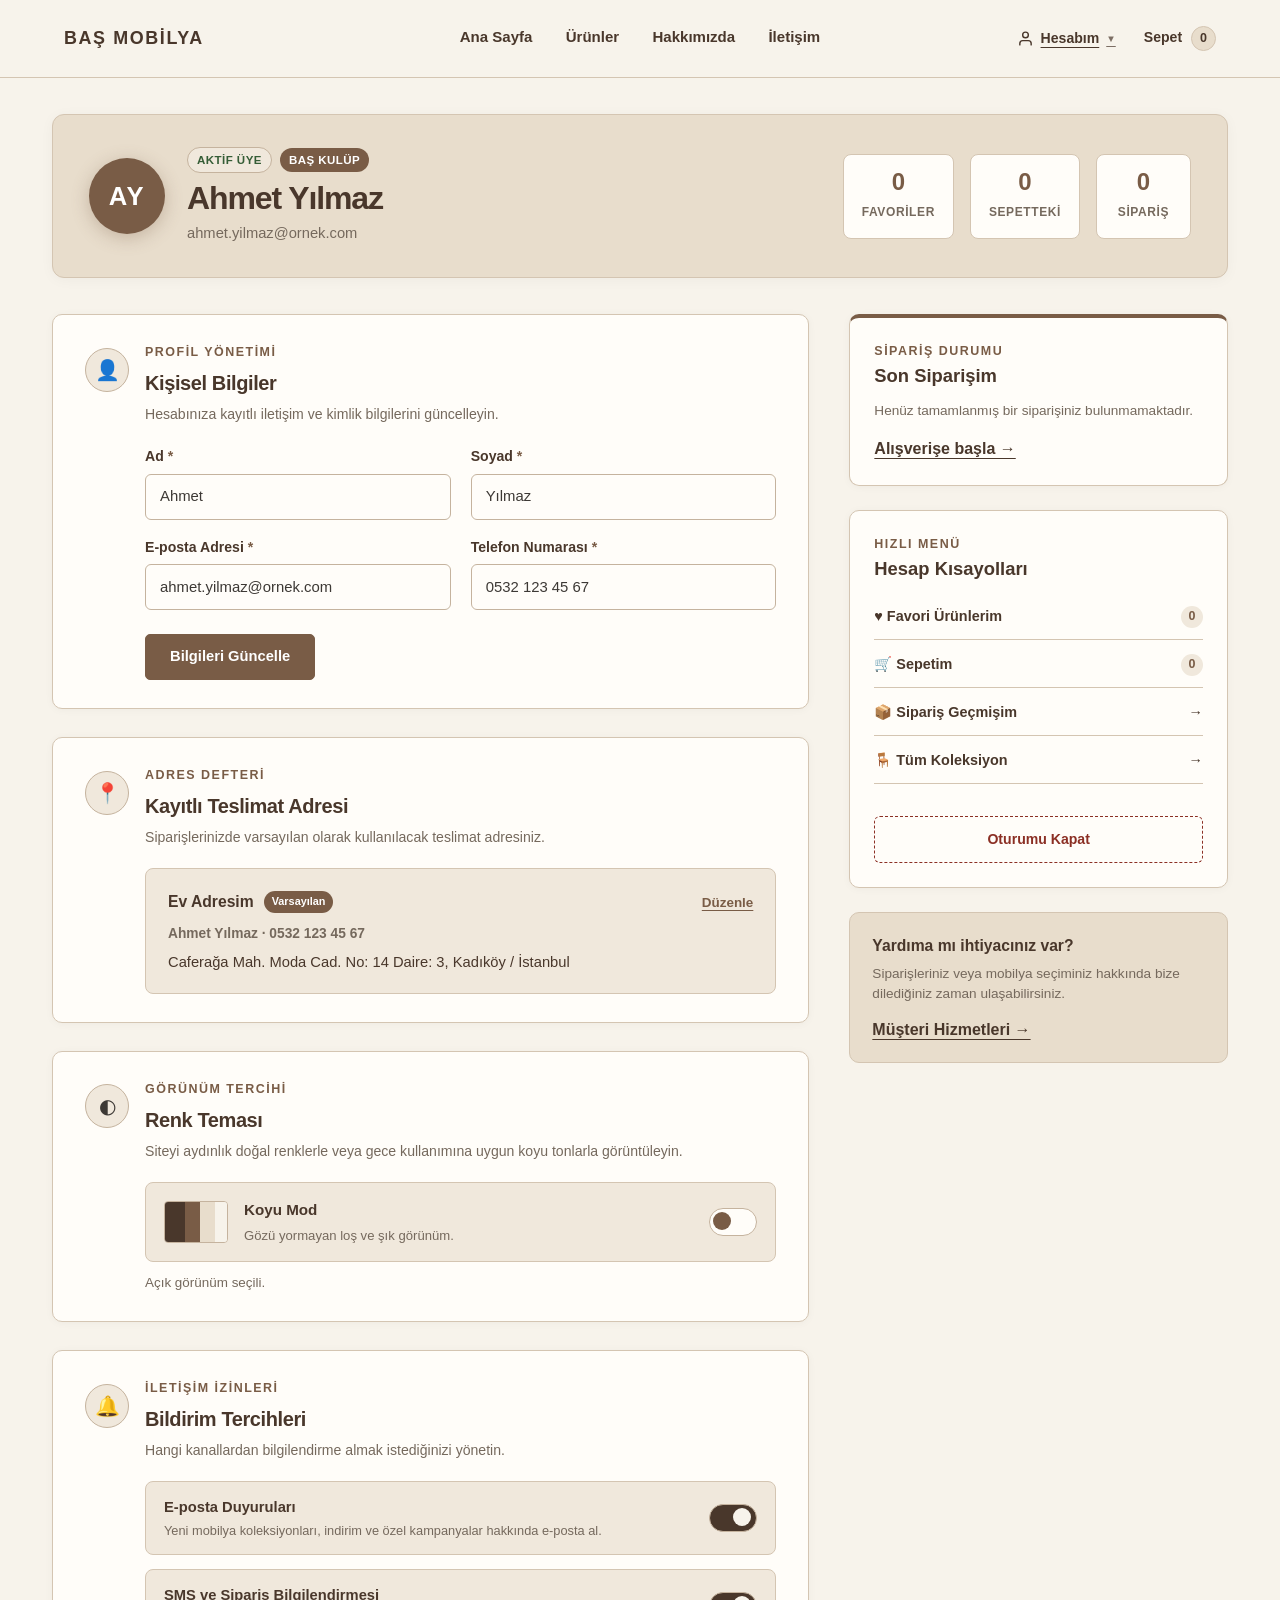
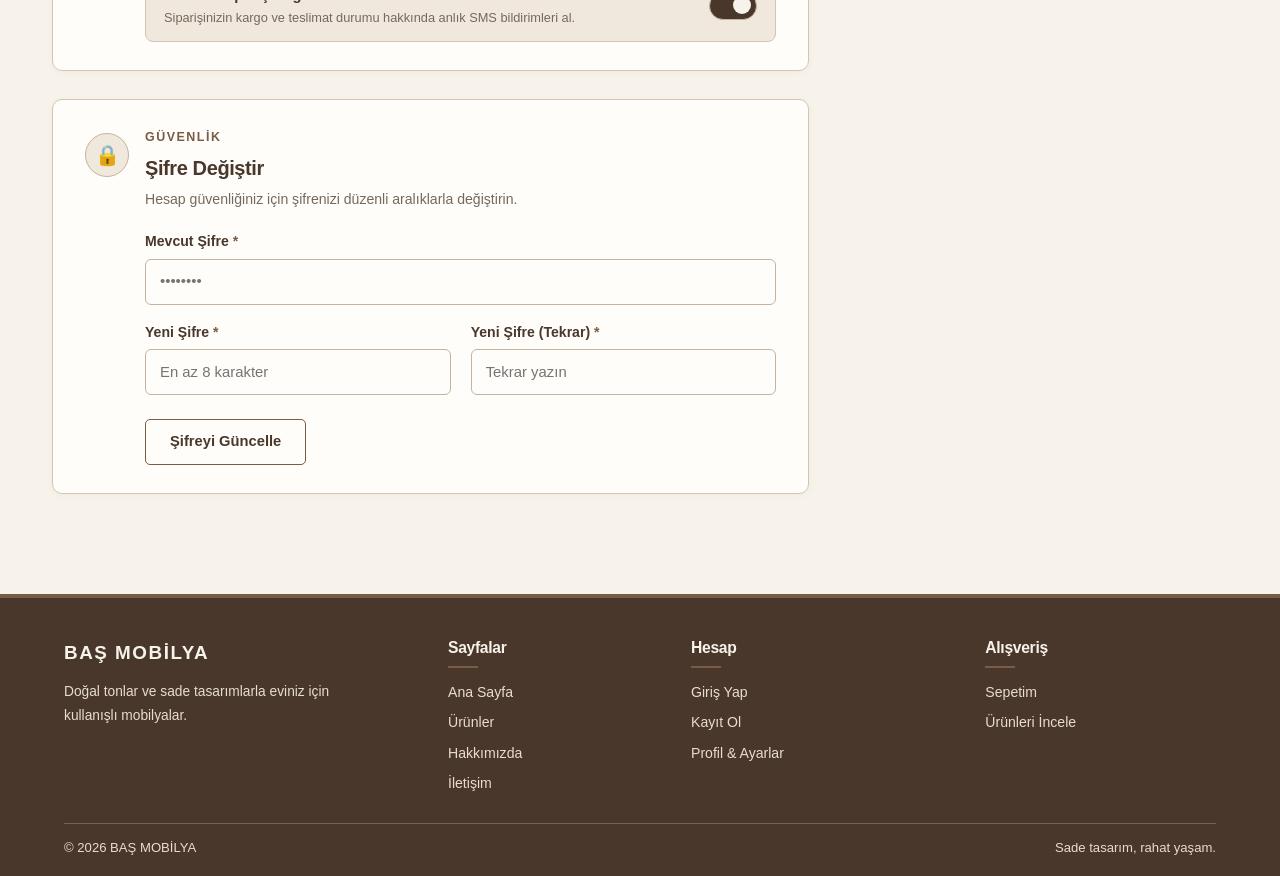
<file: ayarlar.html>
<!DOCTYPE html>
<html lang="tr">
<head>
  <meta charset="UTF-8">
  <meta name="viewport" content="width=device-width, initial-scale=1.0">
  <meta name="description" content="BAŞ MOBİLYA kullanıcı profili, teslimat adresleri ve hesap ayarları.">
  <title>Hesabım ve Ayarlar | BAŞ MOBİLYA</title>
  <link rel="icon" type="image/svg+xml" href="favicon.svg">
  <link rel="stylesheet" href="css/ortak.css">
  <link rel="stylesheet" href="css/ayarlar.css">
  <script src="js/script.js" defer></script>
</head>
<body>
  <header class="site-header">
    <a class="logo" href="index.html">BAŞ MOBİLYA</a>
    <nav class="main-nav" aria-label="Ana menü">
      <a href="index.html">Ana Sayfa</a>
      <a href="urunler.html">Ürünler</a>
      <a href="hakkimizda.html">Hakkımızda</a>
      <a href="iletisim.html">İletişim</a>
    </nav>
    <div class="header-tools">
      <div class="user-menu">
        <a class="user-menu-btn" href="ayarlar.html" aria-current="page" aria-label="Hesap Menüsü">
          <svg class="user-icon" viewBox="0 0 24 24" fill="none" stroke="currentColor" stroke-width="2" stroke-linecap="round" stroke-linejoin="round" aria-hidden="true"><path d="M20 21v-2a4 4 0 0 0-4-4H8a4 4 0 0 0-4 4v2"></path><circle cx="12" cy="7" r="4"></circle></svg>
          <span>Hesabım</span>
          <span class="user-menu-arrow" aria-hidden="true">▼</span>
        </a>
        <div class="user-dropdown">
          <a href="giris.html">Giriş Yap</a>
          <a href="kayit.html">Kayıt Ol</a>
          <div class="user-dropdown-divider" aria-hidden="true"></div>
          <a href="ayarlar.html" aria-current="page">Profil &amp; Ayarlar</a>
          <a href="urunler.html?kategori=favorites">Favorilerim</a>
          <a href="siparis.html">Sipariş Takibi</a>
        </div>
      </div>
      <a class="cart-link" href="sepet.html">Sepet <span class="cart-count" data-cart-count>0</span></a>
    </div>
  </header>

  <main class="page-content profile-page">
    <!-- Profil Üst Kartı (Hero Header) -->
    <section class="profile-header-card">
      <div class="profile-avatar-wrap">
        <div class="profile-avatar" id="profile-avatar">AY</div>
        <div class="profile-user-info">
          <div class="profile-badges">
            <span class="user-badge status-active">Aktif Üye</span>
            <span class="user-badge plan-standard">BAŞ Kulüp</span>
          </div>
          <h1 id="profile-display-name">Ahmet Yılmaz</h1>
          <p class="profile-email-lead" id="profile-display-email">ahmet.yilmaz@ornek.com</p>
        </div>
      </div>
      <div class="profile-stats">
        <div class="stat-box">
          <span class="stat-number" data-favorites-count>0</span>
          <span class="stat-label">Favoriler</span>
        </div>
        <div class="stat-box">
          <span class="stat-number" data-cart-count>0</span>
          <span class="stat-label">Sepetteki</span>
        </div>
        <div class="stat-box">
          <span class="stat-number" id="profile-orders-count">1</span>
          <span class="stat-label">Sipariş</span>
        </div>
      </div>
    </section>

    <!-- Ana 2 Sütunlu Yerleşim -->
    <div class="profile-layout">
      <!-- SOL: Ayar Formları ve Tercihler -->
      <div class="profile-main-content">
        
        <!-- 1. KİŞİSEL BİLGİLER -->
        <article class="setting-block" id="personal-info">
          <div class="setting-block-header">
            <div class="setting-icon-box" aria-hidden="true">👤</div>
            <div>
              <p class="eyebrow">Profil Yönetimi</p>
              <h2>Kişisel Bilgiler</h2>
            </div>
          </div>
          <p class="setting-desc">Hesabınıza kayıtlı iletişim ve kimlik bilgilerini güncelleyin.</p>

          <form class="setting-form" id="profile-info-form">
            <div class="form-row-2">
              <div class="field-group">
                <label for="prof-name">Ad <span>*</span></label>
                <input id="prof-name" name="profName" type="text" value="Ahmet" required>
              </div>
              <div class="field-group">
                <label for="prof-surname">Soyad <span>*</span></label>
                <input id="prof-surname" name="profSurname" type="text" value="Yılmaz" required>
              </div>
            </div>

            <div class="form-row-2">
              <div class="field-group">
                <label for="prof-email">E-posta Adresi <span>*</span></label>
                <input id="prof-email" name="profEmail" type="email" value="ahmet.yilmaz@ornek.com" required>
              </div>
              <div class="field-group">
                <label for="prof-phone">Telefon Numarası <span>*</span></label>
                <input id="prof-phone" name="profPhone" type="tel" value="0532 123 45 67" required>
              </div>
            </div>

            <div class="setting-actions">
              <button class="button" type="submit">Bilgileri Güncelle</button>
            </div>
          </form>
        </article>

        <!-- 2. KAYITLI TESLİMAT ADRESİ -->
        <article class="setting-block" id="addresses">
          <div class="setting-block-header">
            <div class="setting-icon-box" aria-hidden="true">📍</div>
            <div>
              <p class="eyebrow">Adres Defteri</p>
              <h2>Kayıtlı Teslimat Adresi</h2>
            </div>
          </div>
          <p class="setting-desc">Siparişlerinizde varsayılan olarak kullanılacak teslimat adresiniz.</p>

          <div class="address-card">
            <div class="address-card-header">
              <strong>Ev Adresim <span class="default-tag">Varsayılan</span></strong>
              <div class="address-btns">
                <button type="button" class="btn-text-small" id="btn-edit-address">Düzenle</button>
              </div>
            </div>
            <p class="address-person">Ahmet Yılmaz · 0532 123 45 67</p>
            <p class="address-text" id="address-display-text">Caferağa Mah. Moda Cad. No: 14 Daire: 3, Kadıköy / İstanbul</p>
          </div>
        </article>

        <!-- 3. GÖRÜNÜM VE RENK TEMASI (Mevcut Çalışan Kod Korundu) -->
        <article class="setting-block appearance-card" id="theme-settings">
          <div class="setting-block-header">
            <div class="setting-icon-box" aria-hidden="true">◐</div>
            <div>
              <p class="eyebrow">Görünüm Tercihi</p>
              <h2>Renk Teması</h2>
            </div>
          </div>
          <p class="setting-desc">Siteyi aydınlık doğal renklerle veya gece kullanımına uygun koyu tonlarla görüntüleyin.</p>
          
          <div class="theme-choice">
            <div class="theme-preview" aria-hidden="true">
              <span></span><span></span><span></span><span></span>
            </div>
            <div class="theme-choice-copy">
              <strong>Koyu Mod</strong>
              <small>Gözü yormayan loş ve şık görünüm.</small>
            </div>
            <label class="theme-switch" for="theme-toggle">
              <span class="visually-hidden">Koyu modu aç veya kapat</span>
              <input id="theme-toggle" type="checkbox" data-theme-toggle aria-describedby="theme-status">
              <span class="switch-track" aria-hidden="true"></span>
            </label>
          </div>
          <p class="theme-status" id="theme-status" data-theme-status aria-live="polite">Açık görünüm seçili.</p>
        </article>

        <!-- 4. BİLDİRİM VE İLETİŞİM TERCİHLERİ -->
        <article class="setting-block" id="notifications">
          <div class="setting-block-header">
            <div class="setting-icon-box" aria-hidden="true">🔔</div>
            <div>
              <p class="eyebrow">İletişim İzinleri</p>
              <h2>Bildirim Tercihleri</h2>
            </div>
          </div>
          <p class="setting-desc">Hangi kanallardan bilgilendirme almak istediğinizi yönetin.</p>

          <div class="notification-options">
            <div class="toggle-row">
              <div class="toggle-copy">
                <strong>E-posta Duyuruları</strong>
                <small>Yeni mobilya koleksiyonları, indirim ve özel kampanyalar hakkında e-posta al.</small>
              </div>
              <label class="theme-switch">
                <input type="checkbox" checked id="pref-email-notify">
                <span class="switch-track" aria-hidden="true"></span>
              </label>
            </div>

            <div class="toggle-row">
              <div class="toggle-copy">
                <strong>SMS ve Sipariş Bilgilendirmesi</strong>
                <small>Siparişinizin kargo ve teslimat durumu hakkında anlık SMS bildirimleri al.</small>
              </div>
              <label class="theme-switch">
                <input type="checkbox" checked id="pref-sms-notify">
                <span class="switch-track" aria-hidden="true"></span>
              </label>
            </div>
          </div>
        </article>

        <!-- 5. ŞİFRE VE HESAP GÜVENLİĞİ -->
        <article class="setting-block" id="security">
          <div class="setting-block-header">
            <div class="setting-icon-box" aria-hidden="true">🔒</div>
            <div>
              <p class="eyebrow">Güvenlik</p>
              <h2>Şifre Değiştir</h2>
            </div>
          </div>
          <p class="setting-desc">Hesap güvenliğiniz için şifrenizi düzenli aralıklarla değiştirin.</p>

          <form class="setting-form" id="password-change-form">
            <div class="field-group">
              <label for="old-pass">Mevcut Şifre <span>*</span></label>
              <input id="old-pass" name="oldPassword" type="password" placeholder="••••••••" required>
            </div>
            <div class="form-row-2">
              <div class="field-group">
                <label for="new-pass">Yeni Şifre <span>*</span></label>
                <input id="new-pass" name="newPassword" type="password" placeholder="En az 8 karakter" required>
              </div>
              <div class="field-group">
                <label for="new-pass-again">Yeni Şifre (Tekrar) <span>*</span></label>
                <input id="new-pass-again" name="newPasswordAgain" type="password" placeholder="Tekrar yazın" required>
              </div>
            </div>
            <div class="setting-actions">
              <button class="button button-light" type="submit">Şifreyi Güncelle</button>
            </div>
          </form>
        </article>

      </div>

      <!-- SAĞ: Hızlı Kısayollar ve Özet Paneli -->
      <aside class="profile-sidebar">
        <!-- Son Sipariş Kartı -->
        <div class="sidebar-card last-order-card">
          <div class="sidebar-card-header">
            <p class="eyebrow">Sipariş Durumu</p>
            <h3>Son Siparişim</h3>
          </div>
          <div id="sidebar-order-content">
            <div class="order-mini-status">
              <span class="status-indicator"></span>
              <strong>Siparişiniz Alındı</strong>
            </div>
            <p class="order-mini-desc">Eğitim projesi test siparişiniz sisteme kaydedildi.</p>
            <a class="text-link" href="siparis.html">Sipariş detayını incele →</a>
          </div>
        </div>

        <!-- Hızlı Menü Bağlantıları -->
        <div class="sidebar-card quick-links-card">
          <p class="eyebrow">Hızlı Menü</p>
          <h3>Hesap Kısayolları</h3>
          <nav class="profile-nav-links" aria-label="Hesap kısayolları">
            <a href="urunler.html?kategori=favorites">
              <span>♥ Favori Ürünlerim</span>
              <strong data-favorites-count>0</strong>
            </a>
            <a href="sepet.html">
              <span>🛒 Sepetim</span>
              <strong data-cart-count>0</strong>
            </a>
            <a href="siparis.html">
              <span>📦 Sipariş Geçmişim</span>
              <span>→</span>
            </a>
            <a href="urunler.html">
              <span>🪑 Tüm Koleksiyon</span>
              <span>→</span>
            </a>
          </nav>
          <div class="logout-wrap">
            <button class="logout-btn" type="button" id="btn-logout">Oturumu Kapat</button>
          </div>
        </div>

        <!-- Bilgi Notu -->
        <div class="sidebar-help-card">
          <h4>Yardıma mı ihtiyacınız var?</h4>
          <p>Siparişleriniz veya mobilya seçiminiz hakkında bize dilediğiniz zaman ulaşabilirsiniz.</p>
          <a class="text-link" href="iletisim.html">Müşteri Hizmetleri →</a>
        </div>
      </aside>
    </div>
  </main>

  <footer class="site-footer">
    <div class="footer-main">
      <section class="footer-brand">
        <a class="footer-logo" href="index.html">BAŞ MOBİLYA</a>
        <p>Doğal tonlar ve sade tasarımlarla eviniz için kullanışlı mobilyalar.</p>
      </section>
      <section class="footer-column">
        <h2>Sayfalar</h2>
        <a href="index.html">Ana Sayfa</a>
        <a href="urunler.html">Ürünler</a>
        <a href="hakkimizda.html">Hakkımızda</a>
        <a href="iletisim.html">İletişim</a>
      </section>
      <section class="footer-column">
        <h2>Hesap</h2>
        <a href="giris.html">Giriş Yap</a>
        <a href="kayit.html">Kayıt Ol</a>
        <a href="ayarlar.html">Profil &amp; Ayarlar</a>
      </section>
      <section class="footer-column">
        <h2>Alışveriş</h2>
        <a href="sepet.html">Sepetim</a>
        <a href="urunler.html">Ürünleri İncele</a>
      </section>
    </div>
    <div class="footer-bottom">
      <span>© 2026 BAŞ MOBİLYA</span>
      <span>Sade tasarım, rahat yaşam.</span>
    </div>
  </footer>
</body>
</html>
</file>
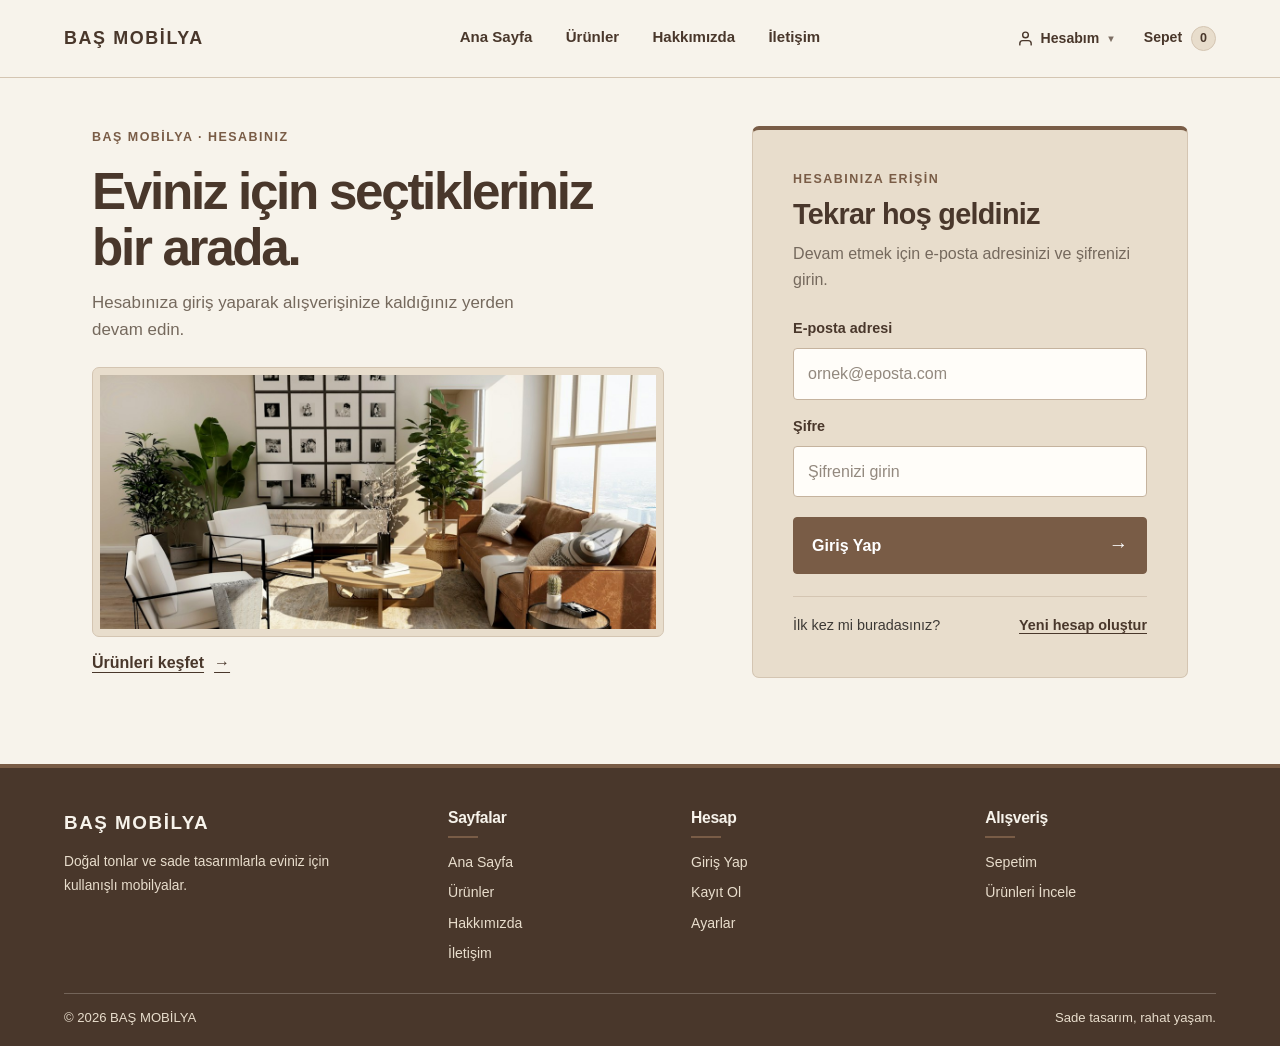
<file: giris.html>
<!DOCTYPE html>
<html lang="tr">
<head>
  <meta charset="UTF-8">
  <meta name="viewport" content="width=device-width, initial-scale=1.0">
  <meta name="description" content="BAŞ MOBİLYA hesabınıza giriş yapın.">
  <title>Giriş Yap | BAŞ MOBİLYA</title>
  <link rel="icon" type="image/svg+xml" href="favicon.svg">
  <link rel="stylesheet" href="css/ortak.css">
  <link rel="stylesheet" href="css/giris.css">
  <script src="js/script.js" defer></script>
</head>
<body>
  <header class="site-header">
    <a class="logo" href="index.html">BAŞ MOBİLYA</a>
    <nav class="main-nav" aria-label="Ana menü"><a href="index.html">Ana Sayfa</a><a href="urunler.html">Ürünler</a><a href="hakkimizda.html">Hakkımızda</a><a href="iletisim.html">İletişim</a></nav>
    <div class="header-tools">
      <div class="user-menu">
        <a class="user-menu-btn" href="ayarlar.html" aria-label="Hesap Menüsü">
          <svg class="user-icon" viewBox="0 0 24 24" fill="none" stroke="currentColor" stroke-width="2" stroke-linecap="round" stroke-linejoin="round" aria-hidden="true"><path d="M20 21v-2a4 4 0 0 0-4-4H8a4 4 0 0 0-4 4v2"></path><circle cx="12" cy="7" r="4"></circle></svg>
          <span>Hesabım</span>
          <span class="user-menu-arrow" aria-hidden="true">▼</span>
        </a>
        <div class="user-dropdown">
          <a href="giris.html" aria-current="page">Giriş Yap</a>
          <a href="kayit.html">Kayıt Ol</a>
          <div class="user-dropdown-divider" aria-hidden="true"></div>
          <a href="ayarlar.html">Profil &amp; Ayarlar</a>
          <a href="urunler.html?kategori=favorites">Favorilerim</a>
          <a href="siparis.html">Sipariş Takibi</a>
        </div>
      </div>
      <a class="cart-link" href="sepet.html">Sepet <span class="cart-count" data-cart-count>0</span></a>
    </div>
  </header>
  <main class="page-content auth-page">
    <section class="auth-layout" aria-label="Hesap girişi">
      <div class="auth-story">
        <p class="eyebrow">BAŞ MOBİLYA · HESABINIZ</p>
        <h1>Eviniz için seçtikleriniz bir arada.</h1>
        <p>Hesabınıza giriş yaparak alışverişinize kaldığınız yerden devam edin.</p>
        <img src="images/oturma-odasi-ana-gorsel.jpg" alt="Doğal tonlarda düzenlenmiş oturma odası">
        <a href="urunler.html" class="auth-story-link">Ürünleri keşfet <span aria-hidden="true">→</span></a>
      </div>
      <section class="auth-panel login-panel" aria-labelledby="login-title">
        <p class="eyebrow">Hesabınıza erişin</p>
        <h2 id="login-title">Tekrar hoş geldiniz</h2>
        <p class="auth-description">Devam etmek için e-posta adresinizi ve şifrenizi girin.</p>
        <form class="auth-form" data-login-form novalidate>
          <label for="login-email">E-posta adresi</label>
          <input id="login-email" name="email" type="email" placeholder="ornek@eposta.com" autocomplete="email" required>
          <label for="login-password">Şifre</label>
          <input id="login-password" name="password" type="password" placeholder="Şifrenizi girin" autocomplete="current-password" minlength="8" required>
          <button class="button" type="submit">Giriş Yap <span aria-hidden="true">→</span></button>
          <p class="form-message" data-login-message aria-live="polite" hidden></p>
        </form>
        <div class="auth-switch"><span>İlk kez mi buradasınız?</span><a href="kayit.html">Yeni hesap oluştur</a></div>
      </section>
    </section>
  </main>
  <footer class="site-footer">
    <div class="footer-main">
      <section class="footer-brand"><a class="footer-logo" href="index.html">BAŞ MOBİLYA</a><p>Doğal tonlar ve sade tasarımlarla eviniz için kullanışlı mobilyalar.</p></section>
      <section class="footer-column"><h2>Sayfalar</h2><a href="index.html">Ana Sayfa</a><a href="urunler.html">Ürünler</a><a href="hakkimizda.html">Hakkımızda</a><a href="iletisim.html">İletişim</a></section>
      <section class="footer-column"><h2>Hesap</h2><a href="giris.html">Giriş Yap</a><a href="kayit.html">Kayıt Ol</a><a href="ayarlar.html">Ayarlar</a></section>
      <section class="footer-column"><h2>Alışveriş</h2><a href="sepet.html">Sepetim</a><a href="urunler.html">Ürünleri İncele</a></section>
    </div>
    <div class="footer-bottom"><span>© 2026 BAŞ MOBİLYA</span><span>Sade tasarım, rahat yaşam.</span></div>
  </footer>
</body>
</html>
</file>
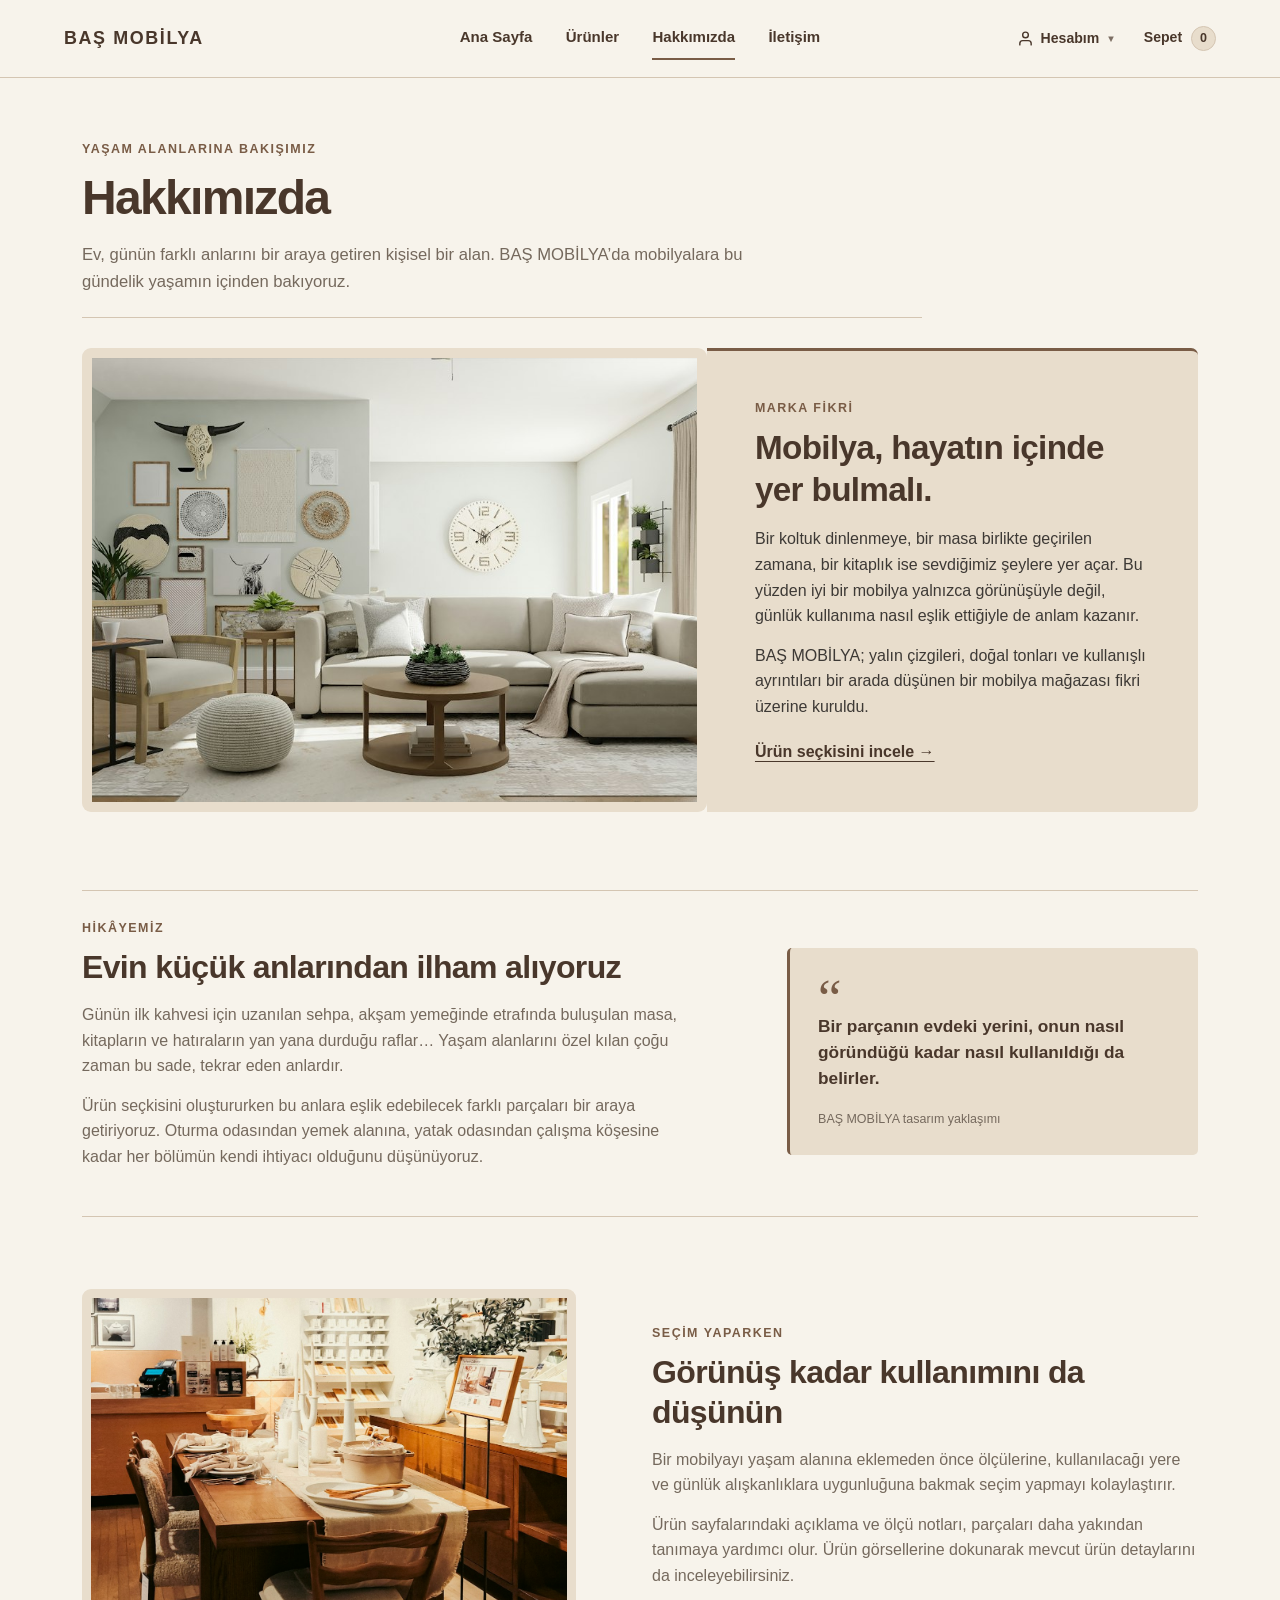
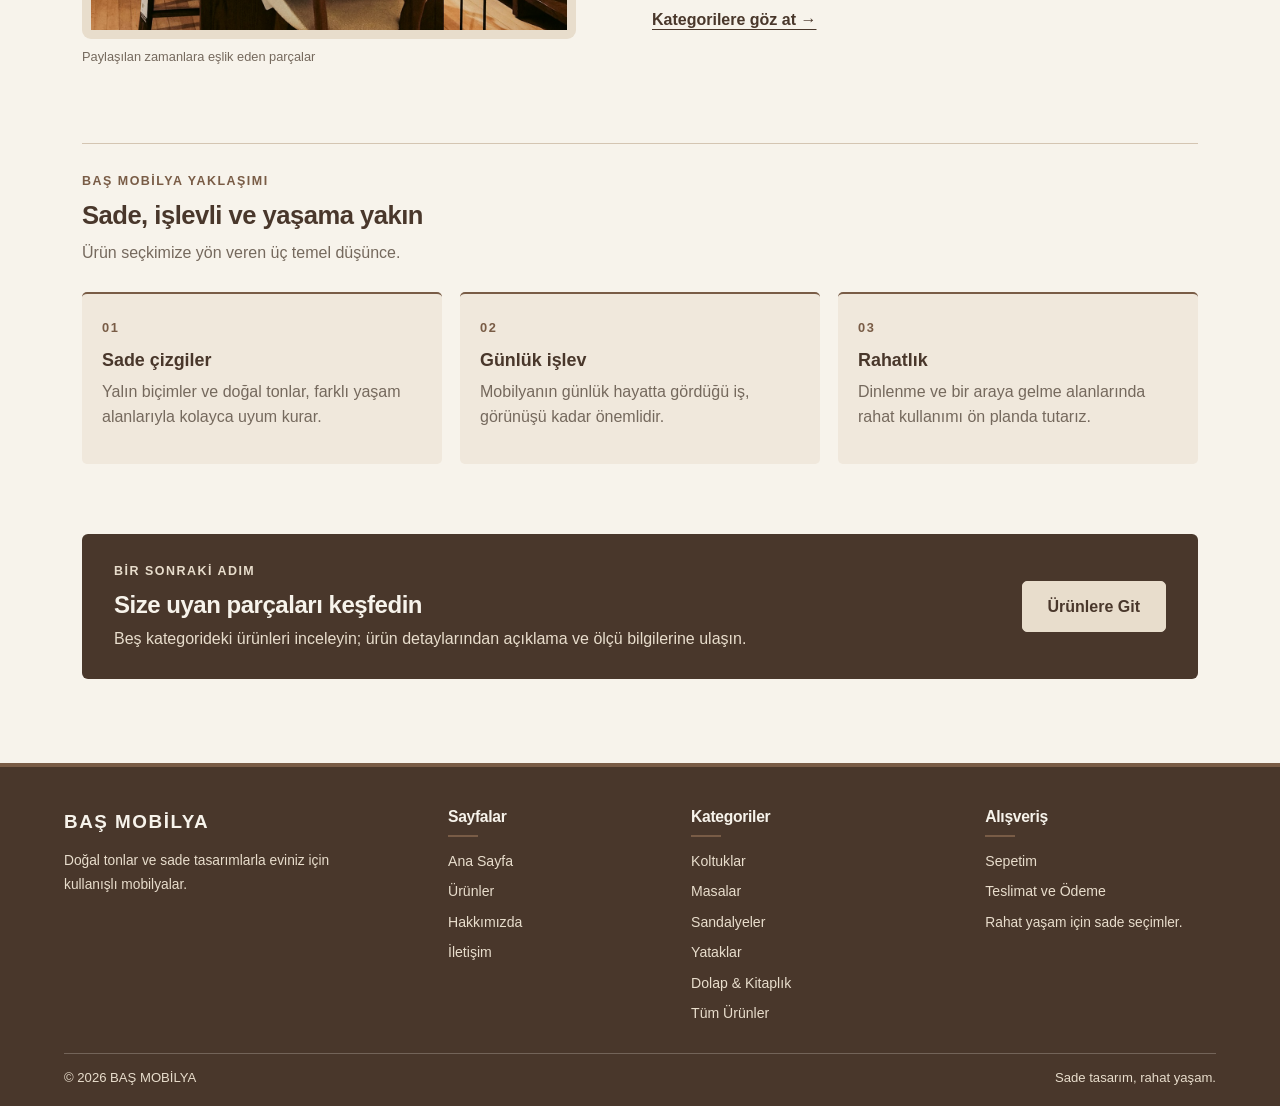
<file: hakkimizda.html>
<!DOCTYPE html>
<html lang="tr">
<head><meta charset="UTF-8"><meta name="viewport" content="width=device-width, initial-scale=1.0"><meta name="description" content="BAŞ MOBİLYA hakkında."><title>Hakkımızda | BAŞ MOBİLYA</title><link rel="icon" type="image/svg+xml" href="favicon.svg">
  <link rel="stylesheet" href="css/ortak.css"><link rel="stylesheet" href="css/hakkimizda.css"><script src="js/script.js" defer></script></head>
<body>
  <header class="site-header"><a class="logo" href="index.html">BAŞ MOBİLYA</a><nav class="main-nav" aria-label="Ana menü"><a href="index.html">Ana Sayfa</a><a href="urunler.html">Ürünler</a><a href="hakkimizda.html" aria-current="page">Hakkımızda</a><a href="iletisim.html">İletişim</a></nav>
    <div class="header-tools">
      <div class="user-menu">
        <a class="user-menu-btn" href="ayarlar.html" aria-label="Hesap Menüsü">
          <svg class="user-icon" viewBox="0 0 24 24" fill="none" stroke="currentColor" stroke-width="2" stroke-linecap="round" stroke-linejoin="round" aria-hidden="true"><path d="M20 21v-2a4 4 0 0 0-4-4H8a4 4 0 0 0-4 4v2"></path><circle cx="12" cy="7" r="4"></circle></svg>
          <span>Hesabım</span>
          <span class="user-menu-arrow" aria-hidden="true">▼</span>
        </a>
        <div class="user-dropdown">
          <a href="giris.html">Giriş Yap</a>
          <a href="kayit.html">Kayıt Ol</a>
          <div class="user-dropdown-divider" aria-hidden="true"></div>
          <a href="ayarlar.html">Profil &amp; Ayarlar</a>
          <a href="urunler.html?kategori=favorites">Favorilerim</a>
          <a href="siparis.html">Sipariş Takibi</a>
        </div>
      </div>
      <a class="cart-link" href="sepet.html">Sepet <span class="cart-count" data-cart-count>0</span></a>
    </div>
  </header>
  <main class="page-content about-page">
    <section class="page-intro">
      <p class="eyebrow">Yaşam alanlarına bakışımız</p>
      <h1>Hakkımızda</h1>
      <p>Ev, günün farklı anlarını bir araya getiren kişisel bir alan. BAŞ MOBİLYA’da mobilyalara bu gündelik yaşamın içinden bakıyoruz.</p>
    </section>

    <section class="about-section" aria-labelledby="about-intro-title">
      <img src="images/yasam-alani-hakkimizda.jpg" alt="Doğal tonlarda mobilyalarla düzenlenmiş aydınlık bir yaşam alanı">
      <div>
        <p class="eyebrow">Marka fikri</p>
        <h2 id="about-intro-title">Mobilya, hayatın içinde yer bulmalı.</h2>
        <p>Bir koltuk dinlenmeye, bir masa birlikte geçirilen zamana, bir kitaplık ise sevdiğimiz şeylere yer açar. Bu yüzden iyi bir mobilya yalnızca görünüşüyle değil, günlük kullanıma nasıl eşlik ettiğiyle de anlam kazanır.</p>
        <p>BAŞ MOBİLYA; yalın çizgileri, doğal tonları ve kullanışlı ayrıntıları bir arada düşünen bir mobilya mağazası fikri üzerine kuruldu.</p>
        <a class="text-link" href="urunler.html">Ürün seçkisini incele →</a>
      </div>
    </section>

    <section class="about-story" aria-labelledby="about-story-title">
      <div class="about-story-copy">
        <p class="eyebrow">Hikâyemiz</p>
        <h2 id="about-story-title">Evin küçük anlarından ilham alıyoruz</h2>
        <p>Günün ilk kahvesi için uzanılan sehpa, akşam yemeğinde etrafında buluşulan masa, kitapların ve hatıraların yan yana durduğu raflar… Yaşam alanlarını özel kılan çoğu zaman bu sade, tekrar eden anlardır.</p>
        <p>Ürün seçkisini oluştururken bu anlara eşlik edebilecek farklı parçaları bir araya getiriyoruz. Oturma odasından yemek alanına, yatak odasından çalışma köşesine kadar her bölümün kendi ihtiyacı olduğunu düşünüyoruz.</p>
      </div>
      <aside class="about-note">
        <span class="about-note-mark" aria-hidden="true">“</span>
        <p>Bir parçanın evdeki yerini, onun nasıl göründüğü kadar nasıl kullanıldığı da belirler.</p>
        <span class="about-note-caption">BAŞ MOBİLYA tasarım yaklaşımı</span>
      </aside>
    </section>

    <section class="about-detail" aria-labelledby="about-detail-title">
      <figure class="about-detail-image">
        <img src="images/masa-arin-yemek.jpg" alt="Ahşap yemek masası ve etrafında sandalyeler">
        <figcaption>Paylaşılan zamanlara eşlik eden parçalar</figcaption>
      </figure>
      <div class="about-detail-copy">
        <p class="eyebrow">Seçim yaparken</p>
        <h2 id="about-detail-title">Görünüş kadar kullanımını da düşünün</h2>
        <p>Bir mobilyayı yaşam alanına eklemeden önce ölçülerine, kullanılacağı yere ve günlük alışkanlıklara uygunluğuna bakmak seçim yapmayı kolaylaştırır.</p>
        <p>Ürün sayfalarındaki açıklama ve ölçü notları, parçaları daha yakından tanımaya yardımcı olur. Ürün görsellerine dokunarak mevcut ürün detaylarını da inceleyebilirsiniz.</p>
        <a class="text-link" href="urunler.html">Kategorilere göz at →</a>
      </div>
    </section>

    <section class="about-values" aria-labelledby="about-values-title">
      <div class="about-values-heading">
        <p class="eyebrow">BAŞ MOBİLYA yaklaşımı</p>
        <h2 id="about-values-title">Sade, işlevli ve yaşama yakın</h2>
        <p>Ürün seçkimize yön veren üç temel düşünce.</p>
      </div>
      <article class="value-item"><span class="value-number">01</span><h3>Sade çizgiler</h3><p>Yalın biçimler ve doğal tonlar, farklı yaşam alanlarıyla kolayca uyum kurar.</p></article>
      <article class="value-item"><span class="value-number">02</span><h3>Günlük işlev</h3><p>Mobilyanın günlük hayatta gördüğü iş, görünüşü kadar önemlidir.</p></article>
      <article class="value-item"><span class="value-number">03</span><h3>Rahatlık</h3><p>Dinlenme ve bir araya gelme alanlarında rahat kullanımı ön planda tutarız.</p></article>
    </section>

    <section class="about-cta" aria-label="Ürünlere göz atın">
      <div><p class="eyebrow">Bir sonraki adım</p><h2>Size uyan parçaları keşfedin</h2><p>Beş kategorideki ürünleri inceleyin; ürün detaylarından açıklama ve ölçü bilgilerine ulaşın.</p></div>
      <a class="button" href="urunler.html">Ürünlere Git</a>
    </section>
  </main>
  <footer class="site-footer">
    <div class="footer-main">
      <section class="footer-brand"><a class="footer-logo" href="index.html">BAŞ MOBİLYA</a><p>Doğal tonlar ve sade tasarımlarla eviniz için kullanışlı mobilyalar.</p></section>
      <section class="footer-column"><h2>Sayfalar</h2><a href="index.html">Ana Sayfa</a><a href="urunler.html">Ürünler</a><a href="hakkimizda.html">Hakkımızda</a><a href="iletisim.html">İletişim</a></section>
      <section class="footer-column"><h2>Kategoriler</h2><a href="urunler.html?kategori=koltuk">Koltuklar</a><a href="urunler.html?kategori=masa">Masalar</a><a href="urunler.html?kategori=sandalye">Sandalyeler</a><a href="urunler.html?kategori=yatak">Yataklar</a><a href="urunler.html?kategori=dolap">Dolap &amp; Kitaplık</a><a href="urunler.html">Tüm Ürünler</a></section>
      <section class="footer-column"><h2>Alışveriş</h2><a href="sepet.html">Sepetim</a><a href="odeme.html">Teslimat ve Ödeme</a><p>Rahat yaşam için sade seçimler.</p></section>
    </div>
    <div class="footer-bottom"><span>© 2026 BAŞ MOBİLYA</span><span>Sade tasarım, rahat yaşam.</span></div>
  </footer>
</body></html>
</file>
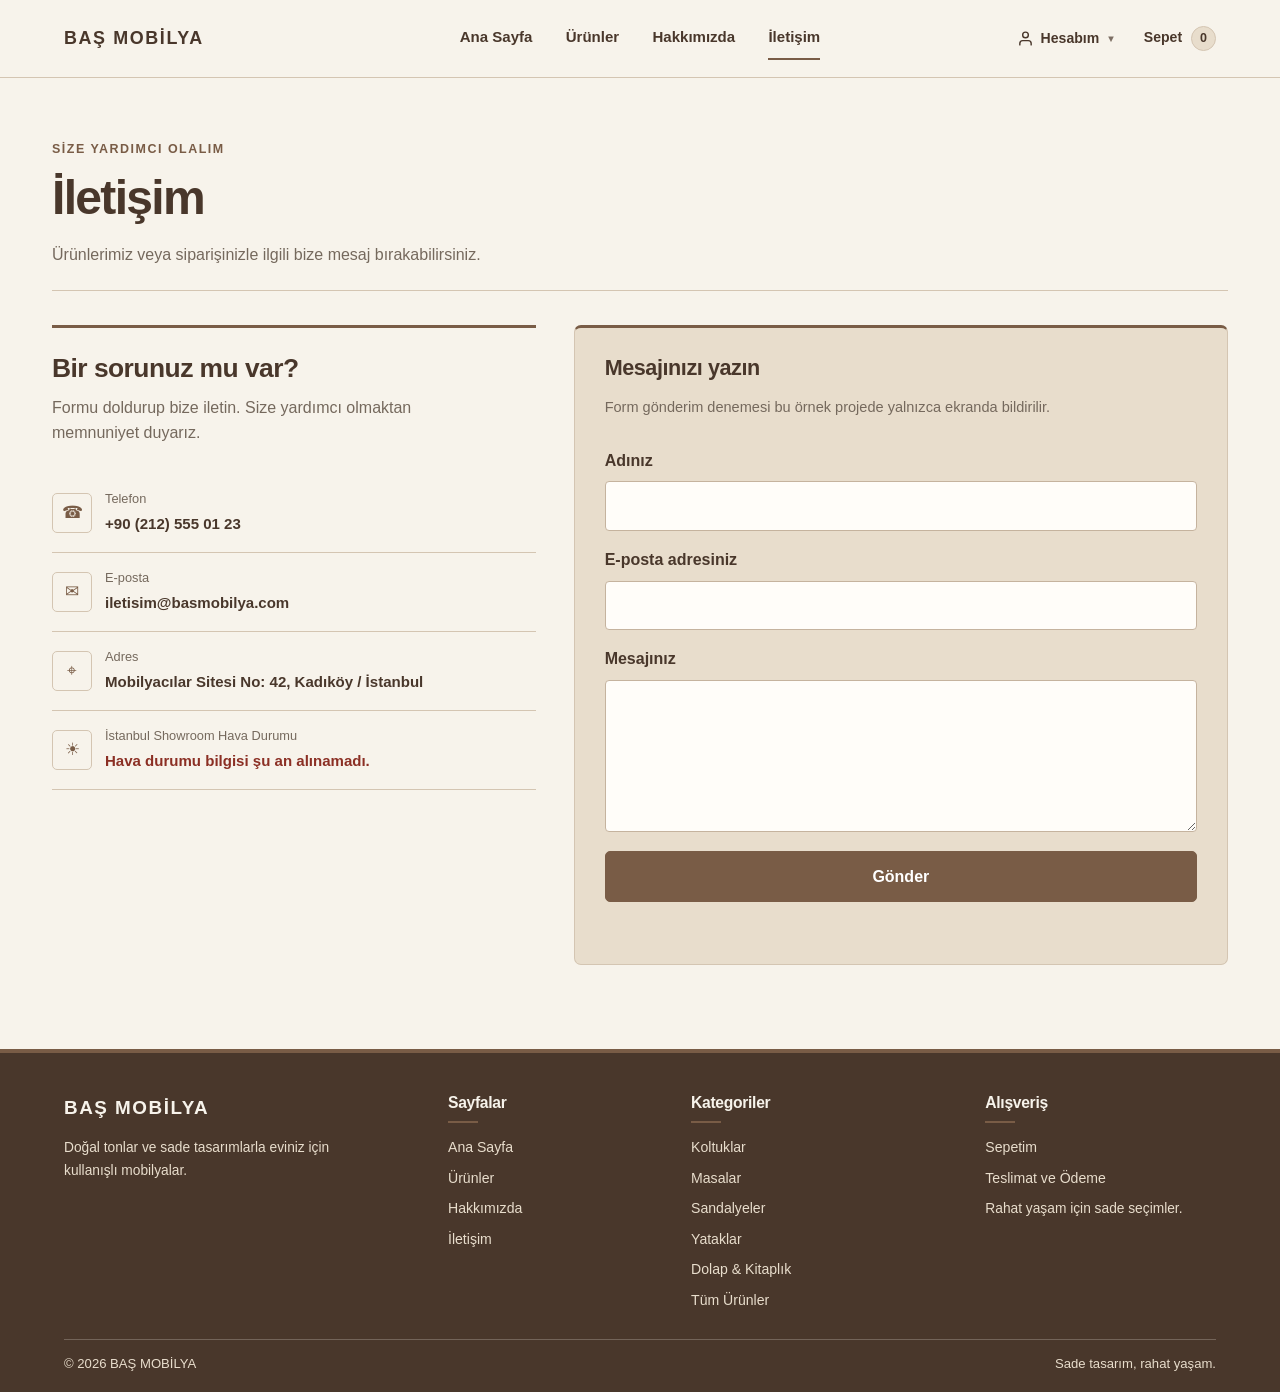
<file: iletisim.html>
<!DOCTYPE html>
<html lang="tr">
<head><meta charset="UTF-8"><meta name="viewport" content="width=device-width, initial-scale=1.0"><meta name="description" content="BAŞ MOBİLYA ile iletişime geçin."><title>İletişim | BAŞ MOBİLYA</title><link rel="icon" type="image/svg+xml" href="favicon.svg">
  <link rel="stylesheet" href="css/ortak.css"><link rel="stylesheet" href="css/iletisim.css"><script src="js/script.js" defer></script></head>
<body>
  <header class="site-header"><a class="logo" href="index.html">BAŞ MOBİLYA</a><nav class="main-nav" aria-label="Ana menü"><a href="index.html">Ana Sayfa</a><a href="urunler.html">Ürünler</a><a href="hakkimizda.html">Hakkımızda</a><a href="iletisim.html" aria-current="page">İletişim</a></nav>
    <div class="header-tools">
      <div class="user-menu">
        <a class="user-menu-btn" href="ayarlar.html" aria-label="Hesap Menüsü">
          <svg class="user-icon" viewBox="0 0 24 24" fill="none" stroke="currentColor" stroke-width="2" stroke-linecap="round" stroke-linejoin="round" aria-hidden="true"><path d="M20 21v-2a4 4 0 0 0-4-4H8a4 4 0 0 0-4 4v2"></path><circle cx="12" cy="7" r="4"></circle></svg>
          <span>Hesabım</span>
          <span class="user-menu-arrow" aria-hidden="true">▼</span>
        </a>
        <div class="user-dropdown">
          <a href="giris.html">Giriş Yap</a>
          <a href="kayit.html">Kayıt Ol</a>
          <div class="user-dropdown-divider" aria-hidden="true"></div>
          <a href="ayarlar.html">Profil &amp; Ayarlar</a>
          <a href="urunler.html?kategori=favorites">Favorilerim</a>
          <a href="siparis.html">Sipariş Takibi</a>
        </div>
      </div>
      <a class="cart-link" href="sepet.html">Sepet <span class="cart-count" data-cart-count>0</span></a>
    </div>
  </header>
  <main class="page-content"><section class="page-intro"><p class="eyebrow">Size yardımcı olalım</p><h1>İletişim</h1><p>Ürünlerimiz veya siparişinizle ilgili bize mesaj bırakabilirsiniz.</p></section>
    <section class="contact-layout"><div class="contact-note"><h2>Bir sorunuz mu var?</h2><p>Formu doldurup bize iletin. Size yardımcı olmaktan memnuniyet duyarız.</p>      <ul class="contact-details" aria-label="İletişim bilgileri">
        <li><span class="contact-symbol" aria-hidden="true">☎</span><div><span class="detail-label">Telefon</span><strong>+90 (212) 555 01 23</strong></div></li>
        <li><span class="contact-symbol" aria-hidden="true">✉</span><div><span class="detail-label">E-posta</span><strong>iletisim@basmobilya.com</strong></div></li>
        <li><span class="contact-symbol" aria-hidden="true">⌖</span><div><span class="detail-label">Adres</span><strong>Mobilyacılar Sitesi No: 42, Kadıköy / İstanbul</strong></div></li>
        <li><span class="contact-symbol" aria-hidden="true">☀</span><div><span class="detail-label">İstanbul Showroom Hava Durumu</span><strong data-showroom-weather>Yükleniyor...</strong></div></li>
      </ul></div>
      <form class="contact-form" data-contact-form novalidate><h2>Mesajınızı yazın</h2><p>Form gönderim denemesi bu örnek projede yalnızca ekranda bildirilir.</p><label for="name">Adınız</label><input id="name" name="name" type="text" autocomplete="name" required><label for="email">E-posta adresiniz</label><input id="email" name="email" type="email" autocomplete="email" required><label for="message">Mesajınız</label><textarea id="message" name="message" rows="5" required></textarea><button class="button" type="submit">Gönder</button><p class="form-message" data-form-message aria-live="polite"></p></form>
    </section>
  </main><footer class="site-footer">
    <div class="footer-main">
      <section class="footer-brand"><a class="footer-logo" href="index.html">BAŞ MOBİLYA</a><p>Doğal tonlar ve sade tasarımlarla eviniz için kullanışlı mobilyalar.</p></section>
      <section class="footer-column"><h2>Sayfalar</h2><a href="index.html">Ana Sayfa</a><a href="urunler.html">Ürünler</a><a href="hakkimizda.html">Hakkımızda</a><a href="iletisim.html">İletişim</a></section>
      <section class="footer-column"><h2>Kategoriler</h2><a href="urunler.html?kategori=koltuk">Koltuklar</a><a href="urunler.html?kategori=masa">Masalar</a><a href="urunler.html?kategori=sandalye">Sandalyeler</a><a href="urunler.html?kategori=yatak">Yataklar</a><a href="urunler.html?kategori=dolap">Dolap &amp; Kitaplık</a><a href="urunler.html">Tüm Ürünler</a></section>
      <section class="footer-column"><h2>Alışveriş</h2><a href="sepet.html">Sepetim</a><a href="odeme.html">Teslimat ve Ödeme</a><p>Rahat yaşam için sade seçimler.</p></section>
    </div>
    <div class="footer-bottom"><span>© 2026 BAŞ MOBİLYA</span><span>Sade tasarım, rahat yaşam.</span></div>
  </footer>
</body></html>
</file>
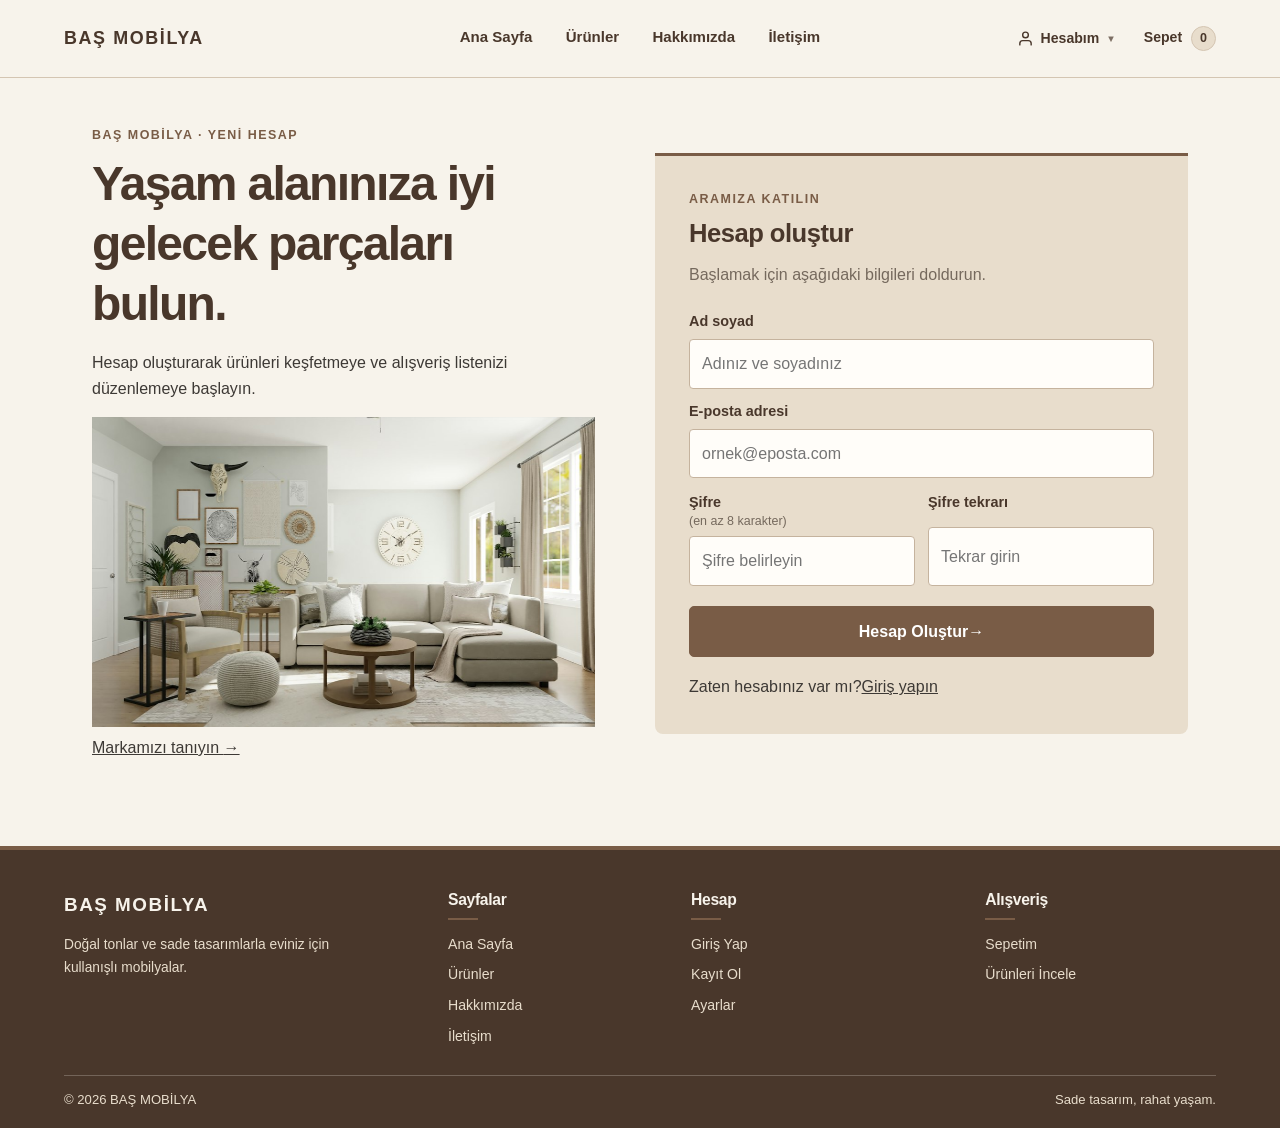
<file: kayit.html>
<!DOCTYPE html>
<html lang="tr">
<head>
  <meta charset="UTF-8">
  <meta name="viewport" content="width=device-width, initial-scale=1.0">
  <meta name="description" content="BAŞ MOBİLYA hesabı oluşturarak ürünleri keşfedin ve siparişlerinizi takip edin.">
  <title>Kayıt Ol | BAŞ MOBİLYA</title>
  <link rel="icon" type="image/svg+xml" href="favicon.svg">
  <link rel="stylesheet" href="css/ortak.css">
  <link rel="stylesheet" href="css/kayit.css">
  <script src="js/script.js" defer></script>
</head>
<body>
  <header class="site-header">
    <a class="logo" href="index.html">BAŞ MOBİLYA</a>
    <nav class="main-nav" aria-label="Ana menü"><a href="index.html">Ana Sayfa</a><a href="urunler.html">Ürünler</a><a href="hakkimizda.html">Hakkımızda</a><a href="iletisim.html">İletişim</a></nav>
    <div class="header-tools">
      <div class="user-menu">
        <a class="user-menu-btn" href="ayarlar.html" aria-label="Hesap Menüsü">
          <svg class="user-icon" viewBox="0 0 24 24" fill="none" stroke="currentColor" stroke-width="2" stroke-linecap="round" stroke-linejoin="round" aria-hidden="true"><path d="M20 21v-2a4 4 0 0 0-4-4H8a4 4 0 0 0-4 4v2"></path><circle cx="12" cy="7" r="4"></circle></svg>
          <span>Hesabım</span>
          <span class="user-menu-arrow" aria-hidden="true">▼</span>
        </a>
        <div class="user-dropdown">
          <a href="giris.html">Giriş Yap</a>
          <a href="kayit.html" aria-current="page">Kayıt Ol</a>
          <div class="user-dropdown-divider" aria-hidden="true"></div>
          <a href="ayarlar.html">Profil &amp; Ayarlar</a>
          <a href="urunler.html?kategori=favorites">Favorilerim</a>
          <a href="siparis.html">Sipariş Takibi</a>
        </div>
      </div>
      <a class="cart-link" href="sepet.html">Sepet <span class="cart-count" data-cart-count>0</span></a>
    </div>
  </header>
  <main class="page-content auth-page">
    <section class="auth-layout register-layout" aria-label="Yeni hesap oluşturma">
      <div class="auth-story">
        <p class="eyebrow">BAŞ MOBİLYA · YENİ HESAP</p>
        <h1>Yaşam alanınıza iyi gelecek parçaları bulun.</h1>
        <p>Hesap oluşturarak ürünleri keşfetmeye ve alışveriş listenizi düzenlemeye başlayın.</p>
        <img src="images/yasam-alani-hakkimizda.jpg" alt="Sıcak tonlarda mobilyalarla hazırlanmış bir yaşam alanı">
        <a href="hakkimizda.html" class="auth-story-link">Markamızı tanıyın <span aria-hidden="true">→</span></a>
      </div>
      <section class="auth-panel register-panel" aria-labelledby="register-title">
        <p class="eyebrow">Aramıza katılın</p>
        <h2 id="register-title">Hesap oluştur</h2>
        <p class="auth-description">Başlamak için aşağıdaki bilgileri doldurun.</p>
        <form class="auth-form" data-register-form novalidate>
          <label for="register-name">Ad soyad</label>
          <input id="register-name" name="name" type="text" placeholder="Adınız ve soyadınız" autocomplete="name" required>
          <label for="register-email">E-posta adresi</label>
          <input id="register-email" name="email" type="email" placeholder="ornek@eposta.com" autocomplete="email" required>
          <div class="password-fields">
            <div><label for="register-password">Şifre <span>(en az 8 karakter)</span></label><input id="register-password" name="password" type="password" placeholder="Şifre belirleyin" autocomplete="new-password" minlength="8" required></div>
            <div><label for="register-password-again">Şifre tekrarı</label><input id="register-password-again" name="passwordAgain" type="password" placeholder="Tekrar girin" autocomplete="new-password" minlength="8" required></div>
          </div>
          <button class="button" type="submit">Hesap Oluştur <span aria-hidden="true">→</span></button>
          <p class="form-message" data-register-message aria-live="polite" hidden></p>
        </form>
        <div class="auth-switch"><span>Zaten hesabınız var mı?</span><a href="giris.html">Giriş yapın</a></div>
      </section>
    </section>
  </main>
  <footer class="site-footer">
    <div class="footer-main">
      <section class="footer-brand"><a class="footer-logo" href="index.html">BAŞ MOBİLYA</a><p>Doğal tonlar ve sade tasarımlarla eviniz için kullanışlı mobilyalar.</p></section>
      <section class="footer-column"><h2>Sayfalar</h2><a href="index.html">Ana Sayfa</a><a href="urunler.html">Ürünler</a><a href="hakkimizda.html">Hakkımızda</a><a href="iletisim.html">İletişim</a></section>
      <section class="footer-column"><h2>Hesap</h2><a href="giris.html">Giriş Yap</a><a href="kayit.html">Kayıt Ol</a><a href="ayarlar.html">Ayarlar</a></section>
      <section class="footer-column"><h2>Alışveriş</h2><a href="sepet.html">Sepetim</a><a href="urunler.html">Ürünleri İncele</a></section>
    </div>
    <div class="footer-bottom"><span>© 2026 BAŞ MOBİLYA</span><span>Sade tasarım, rahat yaşam.</span></div>
  </footer>
</body>
</html>
</file>
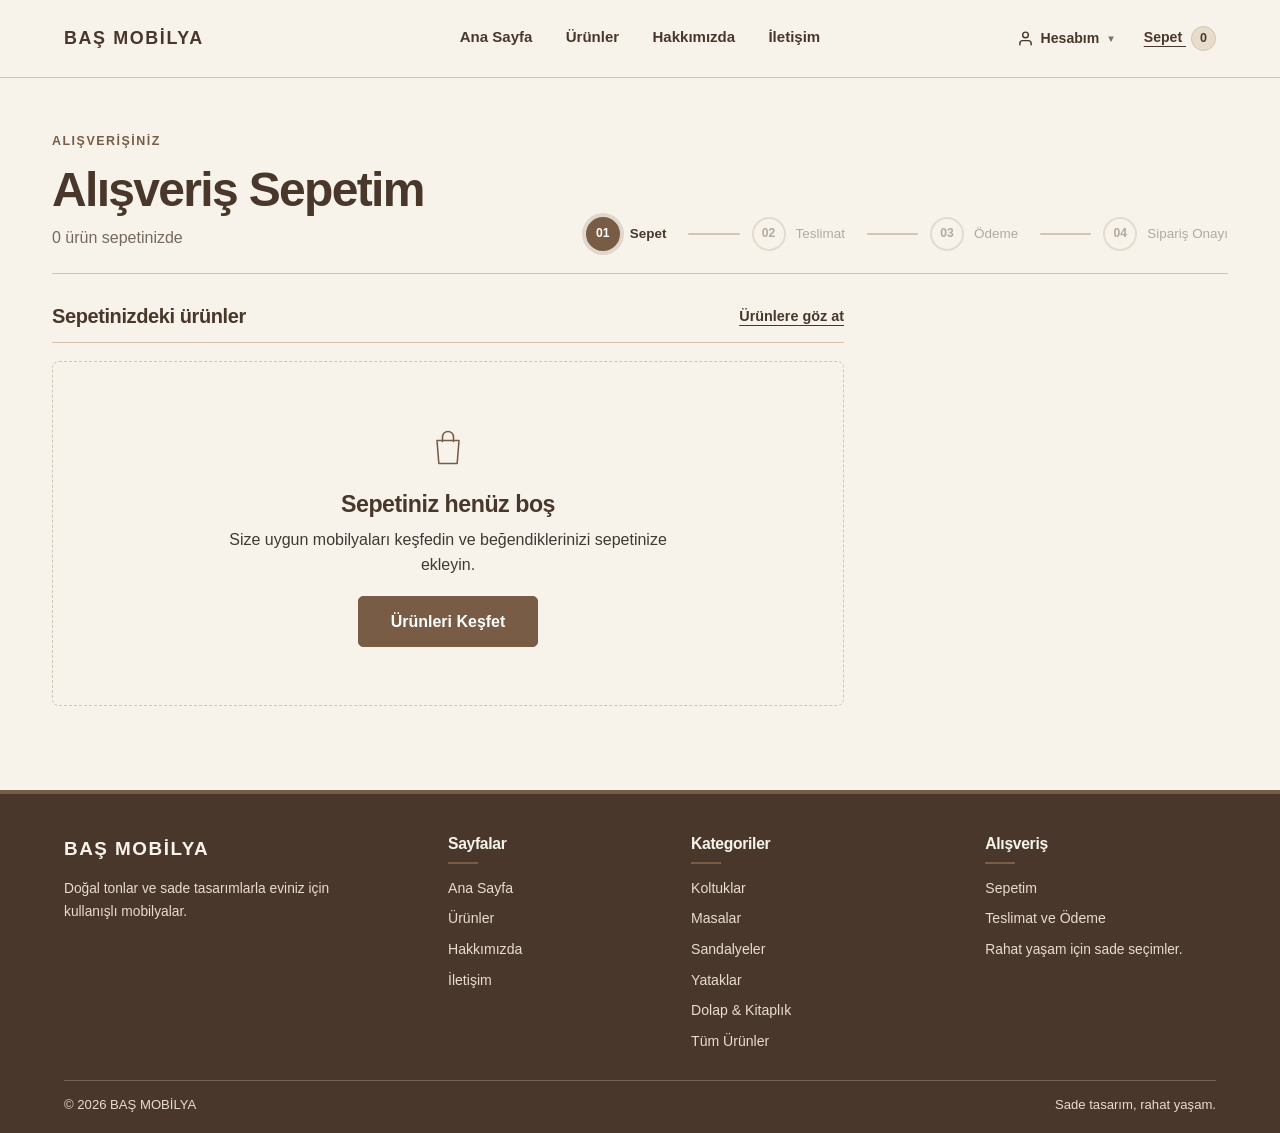
<file: odeme.html>
<!DOCTYPE html>
<html lang="tr">
<head>
  <meta charset="UTF-8">
  <meta name="viewport" content="width=device-width, initial-scale=1.0">
  <meta name="description" content="BAŞ MOBİLYA teslimat ve ödeme bilgileri.">
  <title>Teslimat ve Ödeme | BAŞ MOBİLYA</title>
  <link rel="icon" type="image/svg+xml" href="favicon.svg">
  <link rel="stylesheet" href="css/ortak.css">
  <link rel="stylesheet" href="css/odeme.css">
  <script src="js/script.js" defer></script>
</head>
<body>
  <header class="site-header">
    <a class="logo" href="index.html">BAŞ MOBİLYA</a>
    <nav class="main-nav" aria-label="Ana menü"><a href="index.html">Ana Sayfa</a><a href="urunler.html">Ürünler</a><a href="hakkimizda.html">Hakkımızda</a><a href="iletisim.html">İletişim</a></nav>
    <div class="header-tools">
      <div class="user-menu">
        <a class="user-menu-btn" href="ayarlar.html" aria-label="Hesap Menüsü">
          <svg class="user-icon" viewBox="0 0 24 24" fill="none" stroke="currentColor" stroke-width="2" stroke-linecap="round" stroke-linejoin="round" aria-hidden="true"><path d="M20 21v-2a4 4 0 0 0-4-4H8a4 4 0 0 0-4 4v2"></path><circle cx="12" cy="7" r="4"></circle></svg>
          <span>Hesabım</span>
          <span class="user-menu-arrow" aria-hidden="true">▼</span>
        </a>
        <div class="user-dropdown">
          <a href="giris.html">Giriş Yap</a>
          <a href="kayit.html">Kayıt Ol</a>
          <div class="user-dropdown-divider" aria-hidden="true"></div>
          <a href="ayarlar.html">Profil &amp; Ayarlar</a>
          <a href="urunler.html?kategori=favorites">Favorilerim</a>
          <a href="siparis.html">Sipariş Takibi</a>
        </div>
      </div>
      <a class="cart-link" href="sepet.html">Sepet <span class="cart-count" data-cart-count>0</span></a>
    </div>
  </header>

  <main class="page-content checkout-page">
    <section class="page-intro checkout-intro">
      <p class="eyebrow">Siparişinizi tamamlayın</p>
      <h1>Teslimat ve Ödeme</h1>
      <p>Teslimat bilgilerinizi girin, siparişinizi kontrol edip size uygun ödeme yöntemini seçin.</p>

      <!-- Progress bar: daha büyük, yuvarlak daireli adımlar -->
      <nav class="checkout-progress" aria-label="Alışveriş adımları">
        <ol>
          <li class="done"><a href="sepet.html"><span>01</span>Sepet</a></li>
          <li class="current" aria-current="step"><a href="odeme.html"><span>02</span>Teslimat</a></li>
          <li><a href="odeme.html#payment"><span>03</span>Ödeme</a></li>
          <li><span class="step-number">04</span><span>Onay</span></li>
        </ol>
      </nav>
    </section>

    <div class="checkout-layout">

      <!-- ── SOL: FORM ── -->
      <form class="checkout-form" data-checkout-form novalidate>

        <!-- TESLİMAT KARTI -->
        <section class="checkout-section delivery-section">
          <div class="section-heading">
            <span class="section-number">01</span>
            <div>
              <h2>Teslimat bilgileri</h2>
              <p>Siparişinizin ulaşacağı kişi ve adres bilgileri.</p>
            </div>
          </div>

          <div class="delivery-fields">
            <!-- Ad / Soyad — aynı satırda -->
            <div class="field-group">
              <label for="checkout-name">Ad <span>*</span></label>
              <input id="checkout-name" name="name" type="text" autocomplete="given-name" placeholder="Ahmet" required>
            </div>
            <div class="field-group">
              <label for="checkout-surname">Soyad <span>*</span></label>
              <input id="checkout-surname" name="surname" type="text" autocomplete="family-name" placeholder="Yılmaz" required>
            </div>

            <!-- Telefon / E-posta — aynı satırda -->
            <div class="field-group">
              <label for="checkout-phone">Telefon <span>*</span></label>
              <input id="checkout-phone" name="phone" type="tel" autocomplete="tel" placeholder="0532 000 00 00" required>
            </div>
            <div class="field-group">
              <label for="checkout-email">E-posta <span>*</span></label>
              <input id="checkout-email" name="email" type="email" autocomplete="email" placeholder="ornek@mail.com" required>
            </div>

            <!-- İl / İlçe — aynı satırda -->
            <div class="field-group">
              <label for="checkout-city">İl <span>*</span></label>
              <input id="checkout-city" name="city" type="text" autocomplete="address-level1" placeholder="İstanbul" required>
            </div>
            <div class="field-group">
              <label for="checkout-district">İlçe <span>*</span></label>
              <input id="checkout-district" name="district" type="text" autocomplete="address-level2" placeholder="Kadıköy" required>
            </div>

            <!-- Açık adres — tam satır -->
            <div class="field-group field-wide">
              <label for="checkout-address">Açık adres <span>*</span></label>
              <textarea id="checkout-address" name="address" rows="3" autocomplete="street-address" placeholder="Mahalle, cadde/sokak, bina no, daire no..." required></textarea>
            </div>
            <div class="field-group field-wide">
              <label for="checkout-note">Adres tarifi veya teslimat notu <small>(isteğe bağlı)</small></label>
              <textarea id="checkout-note" name="addressNote" rows="2" placeholder="Örn. bina girişi sarı kapı, zil çalışmıyorsa arayın."></textarea>
            </div>
          </div>
        </section>

        <!-- ÖDEME KARTI -->
        <section class="checkout-section payment-section" id="payment">
          <div class="section-heading">
            <span class="section-number">02</span>
            <div>
              <h2>Ödeme yöntemi</h2>
              <p>Ödeme tercihinizi seçin. Bu demo gerçek tahsilat yapmaz.</p>
            </div>
          </div>

          <div class="payment-options">
            <label class="radio-option">
              <input type="radio" name="payment" value="Kredi kartı" checked>
              <span class="payment-radio-mark" aria-hidden="true"></span>
              <span class="payment-option-copy">
                <strong>Kredi / banka kartı</strong>
                <small>Kart bilgileri bu örnek projede kaydedilmez.</small>
              </span>
              <span class="payment-tag">Kart</span>
            </label>
            <label class="radio-option">
              <input type="radio" name="payment" value="Kapıda ödeme">
              <span class="payment-radio-mark" aria-hidden="true"></span>
              <span class="payment-option-copy">
                <strong>Kapıda ödeme</strong>
                <small>Ödeme tercihiniz sipariş özetinde gösterilir.</small>
              </span>
              <span class="payment-tag">Teslimatta</span>
            </label>
          </div>

          <!-- Kart alanları (kredi kartı seçilince görünür) -->
          <div class="card-fields" data-card-fields>
            <div class="card-fields-header">
              <h3>Kart bilgileri</h3>
              <span class="card-chip">GÜVENLİ</span>
            </div>

            <div class="field-group field-wide">
              <label for="card-name">Kart üzerindeki ad soyad <span>*</span></label>
              <input id="card-name" name="cardName" data-card-input type="text" autocomplete="cc-name" placeholder="AHMET YILMAZ" required>
            </div>
            <div class="field-group field-wide" style="margin-top:14px">
              <label for="card-number">Kart numarası <span>*</span></label>
              <input id="card-number" name="cardNumber" data-card-number data-card-input type="text" inputmode="numeric" autocomplete="cc-number" maxlength="19" placeholder="1234 5678 9012 3456" required>
            </div>
            <div class="card-small-fields">
              <div class="field-group">
                <label for="card-expiry">Son kullanma tarihi <span>*</span></label>
                <input id="card-expiry" name="cardExpiry" data-card-expiry data-card-input type="text" inputmode="numeric" autocomplete="cc-exp" maxlength="5" placeholder="AA/YY" required>
              </div>
              <div class="field-group">
                <label for="card-cvv">Güvenlik kodu <span>*</span></label>
                <input id="card-cvv" name="cardCvv" data-card-input type="password" inputmode="numeric" autocomplete="cc-csc" maxlength="4" placeholder="CVV" required>
              </div>
            </div>
            <p class="card-disclaimer">🔒 Kart bilgileri yalnızca form doğrulaması için kullanılır ve siparişle birlikte saklanmaz.</p>
          </div>
        </section>

        <p class="form-message" data-checkout-message aria-live="polite"></p>
        <button class="button checkout-submit" type="submit">Siparişi Onayla →</button>
      </form>

      <!-- ── SAĞ: SİPARİŞ ÖZETİ ── -->
      <aside class="order-summary" aria-label="Sipariş özeti">
        <div class="order-summary-header">
          <p class="eyebrow">Sepetiniz</p>
          <h2>Sipariş özeti</h2>
        </div>
        <div class="order-summary-body">
          <div class="checkout-summary-list" data-checkout-items></div>
          <div class="summary-totals">
            <p><span>Ürünler toplamı</span><strong data-checkout-subtotal></strong></p>
            <p class="checkout-total" data-checkout-total></p>
          </div>
          <a class="summary-back-link" href="sepet.html">← Sepete geri dön</a>
        </div>
      </aside>

    </div>
  </main>

  <footer class="site-footer">
    <div class="footer-main">
      <section class="footer-brand"><a class="footer-logo" href="index.html">BAŞ MOBİLYA</a><p>Doğal tonlar ve sade tasarımlarla eviniz için kullanışlı mobilyalar.</p></section>
      <section class="footer-column"><h2>Sayfalar</h2><a href="index.html">Ana Sayfa</a><a href="urunler.html">Ürünler</a><a href="hakkimizda.html">Hakkımızda</a><a href="iletisim.html">İletişim</a></section>
      <section class="footer-column"><h2>Kategoriler</h2><a href="urunler.html?kategori=koltuk">Koltuklar</a><a href="urunler.html?kategori=masa">Masalar</a><a href="urunler.html?kategori=sandalye">Sandalyeler</a><a href="urunler.html?kategori=yatak">Yataklar</a><a href="urunler.html?kategori=dolap">Dolap &amp; Kitaplık</a><a href="urunler.html">Tüm Ürünler</a></section>
      <section class="footer-column"><h2>Alışveriş</h2><a href="sepet.html">Sepetim</a><a href="odeme.html">Teslimat ve Ödeme</a><p>Rahat yaşam için sade seçimler.</p></section>
    </div>
    <div class="footer-bottom"><span>© 2026 BAŞ MOBİLYA</span><span>Sade tasarım, rahat yaşam.</span></div>
  </footer>
</body>
</html>
</file>
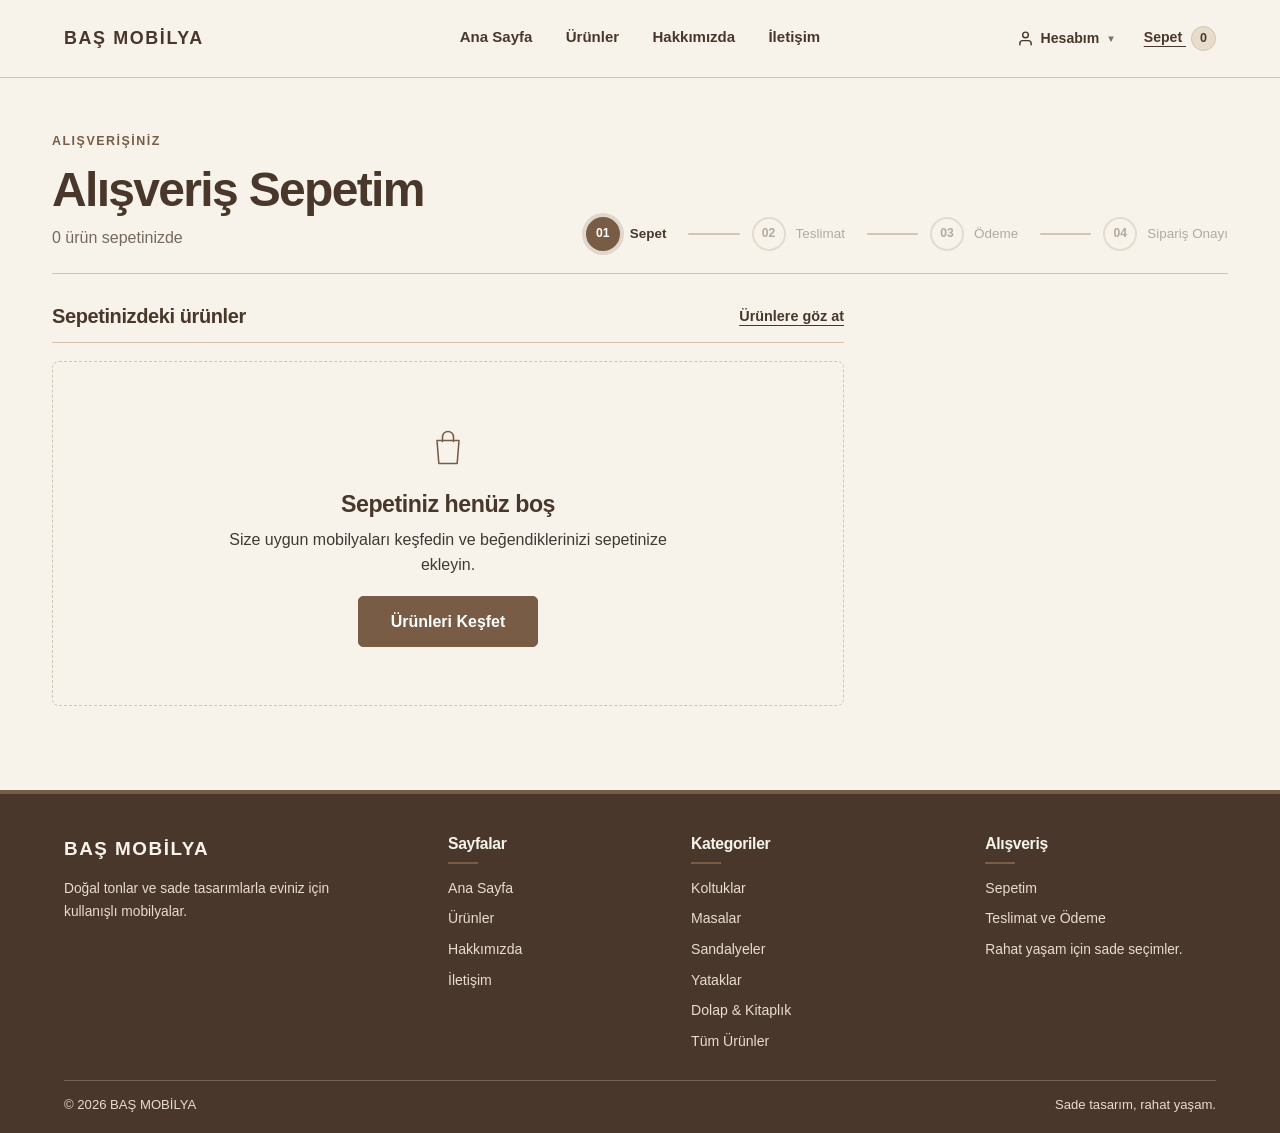
<file: sepet.html>
<!DOCTYPE html>
<html lang="tr">
<head><meta charset="UTF-8"><meta name="viewport" content="width=device-width, initial-scale=1.0"><meta name="description" content="BAŞ MOBİLYA alışveriş sepetiniz."><title>Sepet | BAŞ MOBİLYA</title><link rel="icon" type="image/svg+xml" href="favicon.svg">
  <link rel="stylesheet" href="css/ortak.css"><link rel="stylesheet" href="css/sepet.css"><script src="js/script.js" defer></script></head>
<body>
  <header class="site-header"><a class="logo" href="index.html">BAŞ MOBİLYA</a><nav class="main-nav" aria-label="Ana menü"><a href="index.html">Ana Sayfa</a><a href="urunler.html">Ürünler</a><a href="hakkimizda.html">Hakkımızda</a><a href="iletisim.html">İletişim</a></nav>
    <div class="header-tools">
      <div class="user-menu">
        <a class="user-menu-btn" href="ayarlar.html" aria-label="Hesap Menüsü">
          <svg class="user-icon" viewBox="0 0 24 24" fill="none" stroke="currentColor" stroke-width="2" stroke-linecap="round" stroke-linejoin="round" aria-hidden="true"><path d="M20 21v-2a4 4 0 0 0-4-4H8a4 4 0 0 0-4 4v2"></path><circle cx="12" cy="7" r="4"></circle></svg>
          <span>Hesabım</span>
          <span class="user-menu-arrow" aria-hidden="true">▼</span>
        </a>
        <div class="user-dropdown">
          <a href="giris.html">Giriş Yap</a>
          <a href="kayit.html">Kayıt Ol</a>
          <div class="user-dropdown-divider" aria-hidden="true"></div>
          <a href="ayarlar.html">Profil &amp; Ayarlar</a>
          <a href="urunler.html?kategori=favorites">Favorilerim</a>
          <a href="siparis.html">Sipariş Takibi</a>
        </div>
      </div>
      <a class="cart-link" href="sepet.html" aria-current="page">Sepet <span class="cart-count" data-cart-count>0</span></a>
    </div>
  </header>
  <main class="page-content cart-page">
    <section class="cart-heading">
      <div class="cart-heading-copy"><p class="eyebrow">Alışverişiniz</p><h1>Alışveriş Sepetim</h1><p><span data-cart-item-count>0</span> ürün sepetinizde</p></div>
      <nav class="checkout-progress" aria-label="Alışveriş adımları"><ol>
        <li class="current"><a href="sepet.html" aria-current="step"><span>01</span>Sepet</a></li>
        <li><a href="odeme.html" data-checkout-step><span>02</span>Teslimat</a></li>
        <li><a href="odeme.html#payment" data-checkout-step><span>03</span>Ödeme</a></li>
        <li><a href="siparis.html" data-checkout-step><span>04</span>Sipariş Onayı</a></li>
      </ol></nav>
    </section>
    <section class="cart-layout" aria-label="Sepet içeriği">
      <div class="cart-list-panel"><div class="cart-list-heading"><h2>Sepetinizdeki ürünler</h2><a class="text-link" href="urunler.html">Ürünlere göz at</a></div><div data-cart-items></div></div>
      <aside class="cart-summary-panel" data-cart-summary-panel aria-label="Sipariş özeti"><p class="eyebrow">Siparişiniz</p><h2>Sipariş Özeti</h2><div class="cart-summary" data-cart-summary></div><p class="currency-info" data-currency-info aria-live="polite">Güncel kur bilgisi yükleniyor...</p><p class="summary-note">Toplam, sepetinizdeki ürünlerin fiyatlarına göre hesaplanır.</p><div class="cart-actions" data-cart-actions><a class="button button-light" href="urunler.html">Alışverişe Devam Et</a><a class="button" href="odeme.html" data-checkout-link>Siparişi Tamamla</a></div></aside>
    </section>
  </main>
  <footer class="site-footer">
    <div class="footer-main">
      <section class="footer-brand"><a class="footer-logo" href="index.html">BAŞ MOBİLYA</a><p>Doğal tonlar ve sade tasarımlarla eviniz için kullanışlı mobilyalar.</p></section>
      <section class="footer-column"><h2>Sayfalar</h2><a href="index.html">Ana Sayfa</a><a href="urunler.html">Ürünler</a><a href="hakkimizda.html">Hakkımızda</a><a href="iletisim.html">İletişim</a></section>
      <section class="footer-column"><h2>Kategoriler</h2><a href="urunler.html?kategori=koltuk">Koltuklar</a><a href="urunler.html?kategori=masa">Masalar</a><a href="urunler.html?kategori=sandalye">Sandalyeler</a><a href="urunler.html?kategori=yatak">Yataklar</a><a href="urunler.html?kategori=dolap">Dolap &amp; Kitaplık</a><a href="urunler.html">Tüm Ürünler</a></section>
      <section class="footer-column"><h2>Alışveriş</h2><a href="sepet.html">Sepetim</a><a href="odeme.html">Teslimat ve Ödeme</a><p>Rahat yaşam için sade seçimler.</p></section>
    </div>
    <div class="footer-bottom"><span>© 2026 BAŞ MOBİLYA</span><span>Sade tasarım, rahat yaşam.</span></div>
  </footer>
</body></html>
</file>
<file: css/ortak.css>
/* Ortak renkler ve temel sayfa düzeni */
:root {
  --page-bg: #F7F3EB;
  --surface: #E8DDCC;
  --heading: #49372B;
  --text: #3D3935;
  --button: #795C46;
  --button-hover: #49372B;
  --line: #d4c5b2;
  --muted: #75695d;
  --surface-soft: #f0e8dc;
  --control-border: #c5b39e;
  --white: #fffdf9;
  --footer-bg: #49372B;
  --footer-text: #F7F3EB;
  --footer-muted: #E8DDCC;
  --error: #8b2f24;
  --success: #355d36;
}

/* Koyu görünümde aynı renk ailesinin daha koyu tonları kullanılır. */
:root[data-theme="dark"] {
  color-scheme: dark;
  --page-bg: #211f1c;
  --surface: #332f2a;
  --heading: #f2e8dc;
  --text: #e8e0d7;
  --button: #9a765b;
  --button-hover: #785a43;
  --line: #554a3f;
  --muted: #c0b3a6;
  --surface-soft: #3a342e;
  --control-border: #695b4e;
  --white: #292622;
  --footer-bg: #171614;
  --footer-text: #f3eee7;
  --footer-muted: #c9beb2;
  --error: #ffaaa0;
  --success: #b0d6a8;
}

* { box-sizing: border-box; }
html { width: 100%; max-width: 100%; min-width: 320px; scroll-behavior: smooth; overflow-x: hidden; }
body { width: 100%; max-width: 100%; min-height: 100vh; margin: 0; display: flex; flex-direction: column; background: var(--page-bg); color: var(--text); font-family: Arial, Helvetica, sans-serif; font-size: 16px; line-height: 1.6; overflow-x: hidden; }
body > main { width: 100%; max-width: 100%; min-width: 0; flex: 1; overflow-x: hidden; }
img { max-width: 100%; height: auto; }
a { color: inherit; }
h1, h2, h3 { color: var(--heading); line-height: 1.25; }
h1 { margin: 0 0 14px; font-size: clamp(2rem, 3.8vw, 3rem); letter-spacing: -.035em; }
h2 { margin: 0 0 12px; font-size: clamp(1.4rem, 2vw, 1.8rem); letter-spacing: -.02em; }
.eyebrow { margin: 0 0 8px; color: var(--button); font-size: .78rem; font-weight: 700; letter-spacing: .12em; text-transform: uppercase; }

/* Ortak başlık ve gezinme */
.site-header { min-height: 78px; padding: 12px max(5%, calc((100% - 1240px) / 2)); display: grid; grid-template-columns: 1fr auto 1fr; align-items: center; gap: 24px; border-bottom: 1px solid var(--line); background: var(--page-bg); }
.logo { justify-self: start; color: var(--heading); font-size: 1.12rem; font-weight: 800; letter-spacing: .09em; line-height: 1.1; text-decoration: none; }
.main-nav { display: flex; align-items: center; justify-content: center; gap: clamp(18px, 2.6vw, 34px); }
.main-nav a, .cart-link { color: var(--heading); font-size: .94rem; font-weight: 600; text-decoration: none; }
.main-nav a { padding: 8px 0; border-bottom: 2px solid transparent; }
.main-nav a:hover, .main-nav a[aria-current="page"] { border-color: var(--button); }
.cart-link { justify-self: end; white-space: nowrap; }
.cart-count { min-width: 25px; height: 25px; display: inline-flex; align-items: center; justify-content: center; margin-left: 5px; padding: 0 6px; border: 1px solid var(--line); border-radius: 50%; background: var(--surface); font-size: .78rem; }
.main-nav a:focus-visible, .cart-link:focus-visible, .footer-column a:focus-visible, .logo:focus-visible { outline: 2px solid var(--button); outline-offset: 4px; }
.header-tools { grid-column: 3; grid-row: 1; justify-self: end; display: flex; align-items: center; gap: 16px; }
.header-tools a { color: var(--heading); font-size: .88rem; font-weight: 600; text-decoration: none; }
.header-tools a:hover { text-decoration: underline; text-underline-offset: 4px; }
.header-tools a[aria-current="page"] { text-decoration: underline; text-underline-offset: 4px; }
.header-tools a:focus-visible { outline: 2px solid var(--button); outline-offset: 3px; }
.header-tools .cart-link { justify-self: auto; }

/* Kullanıcı / Hesap Menüsü ve Dropdown */
.user-menu { position: relative; display: inline-block; }
.user-menu-btn { display: inline-flex; align-items: center; gap: 7px; padding: 7px 11px; border-radius: 6px; color: var(--heading); font-size: .88rem; font-weight: 600; text-decoration: none; cursor: pointer; transition: background-color .15s ease, color .15s ease; border: 1px solid transparent; }
.user-menu-btn:hover, .user-menu:hover .user-menu-btn, .user-menu.open .user-menu-btn { background: var(--surface); border-color: var(--line); text-decoration: none !important; }
.user-icon { width: 17px; height: 17px; stroke: currentColor; flex-shrink: 0; }
.user-menu-arrow { font-size: .6rem; transition: transform .2s ease; opacity: .7; }
.user-menu:hover .user-menu-arrow, .user-menu.open .user-menu-arrow { transform: rotate(180deg); }
.user-dropdown { position: absolute; top: calc(100% + 6px); right: 0; min-width: 200px; padding: 7px 0; background: var(--white); border: 1px solid var(--line); border-radius: 8px; box-shadow: 0 10px 28px rgba(0,0,0,.12); display: none; flex-direction: column; z-index: 1000; animation: dropdownFade .18s ease-out; }
@keyframes dropdownFade { from { opacity: 0; transform: translateY(-4px); } to { opacity: 1; transform: translateY(0); } }
.user-menu:hover .user-dropdown, .user-menu.open .user-dropdown { display: flex; }
.user-dropdown a { padding: 9px 16px; color: var(--heading); font-size: .86rem; font-weight: 500; text-decoration: none !important; display: flex; align-items: center; gap: 8px; transition: background-color .15s ease, color .15s ease; }
.user-dropdown a:hover { background: var(--surface-soft); color: var(--button); }
.user-dropdown-divider { height: 1px; background: var(--line); margin: 6px 0; }

/* Ortak içerik, bağlantı ve form stilleri */
.section, .page-content { width: min(1240px, 100%); margin: 0 auto; padding: 54px 32px; }
.page-intro { margin-bottom: 34px; padding: 8px 0 22px; border-bottom: 1px solid var(--line); }
.page-intro p:last-child { max-width: 680px; margin: 8px 0 0; color: var(--muted); }
.narrow-content { max-width: 1120px; }
.button { min-height: 49px; display: inline-flex; align-items: center; justify-content: center; padding: 12px 25px; border: 1px solid var(--button); background: var(--button); color: white; font: inherit; font-weight: 700; text-align: center; text-decoration: none; cursor: pointer; transition: background-color .16s ease, color .16s ease; }
.button { border-radius: 5px; }
.button:hover { border-color: var(--button-hover); background: var(--button-hover); }
.button-light { border: 1px solid var(--button); background: transparent; color: var(--heading); }
.button-light:hover { border-color: var(--button-hover); background: var(--surface); color: var(--heading); }
.button:focus-visible, .filter-button:focus-visible, .remove-button:focus-visible { outline: 2px solid var(--heading); outline-offset: 3px; }
.button-secondary { margin-top: 8px; }
.contact-form { display: grid; gap: 8px; }
.contact-form label { margin-top: 7px; color: var(--heading); font-weight: 600; }
.contact-form input, .contact-form textarea { width: 100%; padding: 11px 12px; border: 1px solid var(--control-border); border-radius: 4px; background: var(--white); color: var(--text); font: inherit; }
.contact-form input:focus, .contact-form textarea:focus { outline: 2px solid var(--button); outline-offset: 1px; }
.contact-form textarea { resize: vertical; }
.contact-form .button { justify-self: start; margin-top: 8px; }
.form-message { min-height: 1.5em; margin: 0; font-weight: 600; }
.form-message.error { color: var(--error); }
.form-message.success { color: var(--success); }
.text-link { color: var(--heading); font-weight: 700; text-decoration-thickness: 1px; text-underline-offset: 4px; }
.text-link:hover { color: var(--button); }
[hidden] { display: none !important; }

/* Ortak ürün kartları ve ürün detay penceresi */
.product-grid { display: grid; grid-template-columns: repeat(3, minmax(0, 1fr)); gap: 22px; }
.product-card { position: relative; min-width: 0; display: flex; flex-direction: column; overflow: hidden; border: 1px solid var(--line); border-radius: 6px; background: var(--white); transition: border-color .16s ease, transform .16s ease; }
.product-card:hover { transform: translateY(-3px); border-color: var(--button); }
.product-card img { width: 100%; height: 248px; display: block; object-fit: contain; padding: 12px; background: var(--surface); }

/* Favori butonu */
.favorite-btn { position: absolute; z-index: 2; top: 10px; right: 10px; width: 36px; height: 36px; display: grid; place-items: center; padding: 0; border: 1px solid var(--line); border-radius: 50%; background: var(--white); color: var(--muted); cursor: pointer; transition: transform .18s ease, color .18s ease, border-color .18s ease; }
.favorite-btn:hover { transform: scale(1.12); color: #e53935; border-color: #e53935; }
.favorite-btn.active { color: #e53935; border-color: #e53935; }
.favorite-btn svg { width: 19px; height: 19px; fill: currentColor; }
.product-image-button { width: 100%; display: block; padding: 0; border: 0; background: transparent; cursor: pointer; }
.product-image-button img { transition: transform .18s ease; }
.product-image-button:hover img { transform: scale(1.025); }
.product-image-button:focus-visible { outline: 3px solid var(--button); outline-offset: -3px; }
.product-info { flex: 1; display: flex; flex-direction: column; align-items: flex-start; padding: 18px 18px 20px; }
.product-info h3 { min-height: 2.5em; margin: 0 0 5px; font-size: 1.04rem; }
.product-price { margin: 0 0 14px; color: var(--heading); font-size: 1.05rem; font-weight: 700; }
.product-info .button { min-height: 44px; margin-top: auto; padding: 10px 18px; }
.product-dialog { position: relative; width: min(640px, calc(100% - 32px)); max-width: 640px; max-height: 90vh; padding: 0; overflow: auto; border: 1px solid var(--control-border); border-radius: 8px; background: var(--page-bg); color: var(--text); }
.product-dialog::backdrop { background: rgb(35 27 22 / 55%); }
.product-dialog > img { width: 100%; height: 300px; display: block; object-fit: contain; padding: 14px; background: var(--surface); }
.dialog-content { padding: 22px 24px 26px; }
.dialog-content h2 { margin-bottom: 7px; }
.dialog-content p { margin: 8px 0; }
.dialog-price { color: var(--heading); font-size: 1.15rem; font-weight: 700; }
.dialog-specs { padding-top: 12px; border-top: 1px solid var(--line); }
.dialog-close { position: absolute; z-index: 1; top: 10px; right: 10px; width: 38px; height: 38px; border: 1px solid var(--line); border-radius: 50%; background: var(--page-bg); color: var(--heading); font-size: 1.5rem; cursor: pointer; }

/* Ortak footer */
.site-footer { margin-top: 30px; padding: 40px max(5%, calc((100% - 1240px) / 2)) 18px; border-top: 4px solid var(--button); background: var(--footer-bg); color: var(--footer-text); font-size: .9rem; }
.footer-main { max-width: 1240px; margin: 0 auto; padding-bottom: 28px; display: grid; grid-template-columns: 1.35fr .8fr 1fr .9fr; gap: 38px; }
.footer-brand, .footer-column { display: flex; flex-direction: column; align-items: flex-start; gap: 8px; }
.footer-logo { margin: 0 0 4px; color: var(--footer-text); font-size: 1.18rem; font-weight: 800; letter-spacing: .08em; text-decoration: none; }
.footer-brand p, .footer-column p { max-width: 300px; margin: 0; color: var(--footer-muted); font-size: .86rem; line-height: 1.7; }
.footer-column h2 { margin: 0 0 5px; color: var(--footer-text); font-size: .98rem; }
.footer-column h2::after { width: 30px; height: 2px; margin-top: 8px; display: block; background: var(--button); content: ""; }
.footer-column a { color: var(--footer-muted); font-size: .88rem; text-decoration: none; }
.footer-column a:hover { color: white; text-decoration: underline; text-underline-offset: 3px; }
.footer-bottom { max-width: 1240px; margin: 0 auto; padding-top: 13px; display: flex; justify-content: space-between; gap: 16px; border-top: 1px solid rgb(247 243 235 / 24%); color: var(--footer-muted); font-size: .82rem; }

/* Giriş ve kayıt formları ortak alan düzenini paylaşır. */
.auth-page { max-width: 1100px; }
.auth-layout { display: grid; grid-template-columns: 1.05fr .95fr; align-items: center; gap: 34px; }
.auth-panel { padding: 30px; border-top: 3px solid var(--button); border-radius: 0 0 8px 8px; background: var(--surface); }
.auth-panel h1 { margin-bottom: 7px; font-size: 2rem; }
.auth-panel > p:not(.eyebrow) { margin: 0 0 18px; color: var(--muted); }
.auth-form { display: grid; gap: 9px; }
.auth-form label { margin-top: 5px; color: var(--heading); font-size: .9rem; font-weight: 600; }
.auth-form input { width: 100%; min-height: 48px; padding: 11px 12px; border: 1px solid var(--control-border); border-radius: 4px; background: var(--white); color: var(--text); font: inherit; }
.auth-form input:focus { outline: 2px solid var(--button); outline-offset: 1px; }
.auth-form .button { width: 100%; margin-top: 10px; }
.auth-form .form-message { margin-top: 6px; }
.auth-links { margin-top: 17px; padding-top: 14px; display: flex; flex-wrap: wrap; justify-content: space-between; gap: 8px 16px; border-top: 1px solid var(--line); font-size: .88rem; }
.auth-links a { color: var(--heading); font-weight: 600; text-underline-offset: 3px; }

@media (max-width: 900px) {
  .site-header { grid-template-columns: 1fr auto; }
  .main-nav { grid-column: 1 / -1; grid-row: 2; justify-content: flex-start; flex-wrap: wrap; gap: 8px 24px; }
  .header-tools { grid-column: 2; grid-row: 1; }
  .footer-main { grid-template-columns: repeat(2, minmax(0, 1fr)); gap: 28px; }
  .auth-layout { gap: 22px; }
}
@media (max-width: 600px) {
  .site-header { width: 100%; grid-template-columns: minmax(0, 1fr) minmax(0, 1fr); padding: 13px 17px 10px; gap: 8px 14px; }
  .logo { font-size: 1rem; }
  .header-tools { grid-column: 1 / -1; grid-row: 2; justify-self: start; gap: 16px; }
  .user-dropdown { left: 0; right: auto; }
  .main-nav { width: 100%; min-width: 0; grid-column: 1 / -1; grid-row: 3; grid-template-columns: repeat(2, minmax(0, 1fr)); display: grid; gap: 2px 12px; text-align: left; }
  .main-nav a { min-width: 0; padding: 6px 0; font-size: .9rem; overflow-wrap: anywhere; }
  .section, .page-content { padding: 40px 18px; }
  .page-intro { margin-bottom: 26px; padding-bottom: 18px; }
  .product-grid { grid-template-columns: 1fr; gap: 16px; }
  .product-card { display: flex; flex-direction: column; }
  .product-card img { height: 218px; min-height: 0; padding: 8px; }
  .product-info { padding: 16px 14px; }
  .button { min-height: 47px; padding: 11px 19px; }
  .product-info h3 { min-height: 0; }
  .product-dialog > img { height: 240px; }
  .site-footer { padding: 30px 17px 15px; }
  .footer-main { gap: 24px 18px; }
  .footer-bottom { flex-direction: column; gap: 3px; }
  .auth-layout { grid-template-columns: 1fr; gap: 18px; }
  .auth-panel { padding: 23px 19px; }
}

/* Toast Bildirimleri */
.toast-container { position: fixed; z-index: 10000; bottom: 24px; right: 24px; display: flex; flex-direction: column; gap: 10px; pointer-events: none; }
.toast { pointer-events: auto; min-width: 270px; max-width: 380px; padding: 13px 18px; border-radius: 8px; border: 1px solid var(--line); border-left: 4px solid var(--button); background: var(--surface); color: var(--heading); box-shadow: 0 8px 24px rgba(0, 0, 0, 0.14); display: flex; align-items: center; justify-content: space-between; gap: 12px; font-size: .92rem; font-weight: 600; opacity: 0; transform: translateX(110%); transition: transform .32s cubic-bezier(0.16, 1, 0.3, 1), opacity .32s ease; }
.toast.show { opacity: 1; transform: translateX(0); }
.toast-content { display: flex; align-items: center; gap: 10px; }
.toast-icon { font-size: 1.15rem; color: var(--button); }
.toast-close { border: none; background: transparent; color: var(--muted); font-size: 1.15rem; cursor: pointer; padding: 0 2px; line-height: 1; }
.toast-close:hover { color: var(--heading); }

/* Scroll-to-top Butonu */
.scroll-top-btn { position: fixed; z-index: 999; bottom: 24px; left: 24px; width: 44px; height: 44px; border: 1px solid var(--line); border-radius: 50%; background: var(--surface); color: var(--heading); cursor: pointer; display: grid; place-items: center; font-size: 1.25rem; font-weight: 700; box-shadow: 0 4px 14px rgba(0, 0, 0, 0.12); opacity: 0; transform: translateY(16px); pointer-events: none; transition: opacity .25s ease, transform .25s ease, background-color .18s ease, color .18s ease; }
.scroll-top-btn.visible { opacity: 1; transform: translateY(0); pointer-events: auto; }
.scroll-top-btn:hover { border-color: var(--button); background: var(--button); color: white; }

/* Scroll Reveal Animasyonu */
.reveal { opacity: 0; transform: translateY(22px); transition: opacity .6s cubic-bezier(0.16, 1, 0.3, 1), transform .6s cubic-bezier(0.16, 1, 0.3, 1); }
.reveal.revealed { opacity: 1; transform: translateY(0); }

@media (max-width: 600px) {
  .toast-container { left: 16px; right: 16px; bottom: 16px; }
  .toast { min-width: 0; max-width: none; width: 100%; }
  .scroll-top-btn { bottom: 16px; left: 16px; width: 40px; height: 40px; }
}

@media (prefers-reduced-motion: reduce) {
  html { scroll-behavior: auto; }
  *, *::before, *::after { transition-duration: .01ms !important; }
}
</file>
<file: css/ayarlar.css>
/* Hesabım ve Ayarlar sayfası: Kullanıcı profili, adresler, bildirimler ve tema ayarları */

.profile-page {
  max-width: 1240px;
  padding-top: 36px;
  padding-bottom: 70px;
}

/* ── ÜST PROFİL KARTI (HERO HEADER) ── */
.profile-header-card {
  display: flex;
  align-items: center;
  justify-content: space-between;
  gap: 32px;
  padding: 32px 36px;
  margin-bottom: 36px;
  background: var(--surface);
  border-radius: 12px;
  border: 1px solid var(--line);
  box-shadow: 0 2px 14px rgba(0,0,0,.04);
}

.profile-avatar-wrap {
  display: flex;
  align-items: center;
  gap: 22px;
}

.profile-avatar {
  width: 76px;
  height: 76px;
  flex: 0 0 76px;
  display: grid;
  place-items: center;
  border-radius: 50%;
  background: var(--button);
  color: #fff;
  font-size: 1.6rem;
  font-weight: 800;
  letter-spacing: .06em;
  box-shadow: 0 4px 18px rgba(121,92,70,.32);
}

.profile-badges {
  display: flex;
  align-items: center;
  gap: 8px;
  margin-bottom: 6px;
}

.user-badge {
  display: inline-block;
  padding: 3px 9px;
  border-radius: 20px;
  font-size: .72rem;
  font-weight: 700;
  letter-spacing: .04em;
  text-transform: uppercase;
}

.status-active {
  background: var(--surface-soft);
  color: var(--success);
  border: 1px solid var(--control-border);
}

.plan-standard {
  background: var(--button);
  color: #fff;
}

.profile-user-info h1 {
  margin: 0 0 4px;
  font-size: clamp(1.6rem, 2.5vw, 2.2rem);
  line-height: 1.2;
}

.profile-email-lead {
  margin: 0;
  color: var(--muted);
  font-size: .92rem;
}

/* İstatistik Kutucukları */
.profile-stats {
  display: flex;
  align-items: center;
  gap: 16px;
}

.stat-box {
  min-width: 95px;
  padding: 14px 18px;
  text-align: center;
  background: var(--white);
  border-radius: 8px;
  border: 1px solid var(--line);
}

.stat-number {
  display: block;
  font-size: 1.5rem;
  font-weight: 800;
  color: var(--button);
  line-height: 1.1;
  margin-bottom: 3px;
}

.stat-label {
  font-size: .75rem;
  font-weight: 600;
  color: var(--muted);
  text-transform: uppercase;
  letter-spacing: .05em;
}

/* ── 2 SÜTUNLU YERLEŞİM ── */
.profile-layout {
  display: grid;
  grid-template-columns: minmax(0, 1.5fr) minmax(300px, .75fr);
  gap: 40px;
  align-items: start;
}

.profile-main-content {
  display: grid;
  gap: 28px;
}

/* ── AYAR BLOKLARI (KARTLAR) ── */
.setting-block {
  padding: 28px 32px;
  border-radius: 10px;
  background: var(--white);
  border: 1px solid var(--line);
  box-shadow: 0 1px 8px rgba(0,0,0,.04);
}

.setting-block-header {
  display: flex;
  align-items: center;
  gap: 16px;
  margin-bottom: 8px;
}

.setting-icon-box {
  width: 44px;
  height: 44px;
  flex: 0 0 44px;
  display: grid;
  place-items: center;
  border-radius: 50%;
  background: var(--surface-soft);
  border: 1px solid var(--control-border);
  font-size: 1.25rem;
}

.setting-block-header h2 {
  margin: 0;
  font-size: 1.25rem;
}

.setting-desc {
  margin: 0 0 20px 60px;
  color: var(--muted);
  font-size: .88rem;
  line-height: 1.5;
}

/* Form Alanları */
.setting-form {
  margin-left: 60px;
  display: grid;
  gap: 16px;
}

.form-row-2 {
  display: grid;
  grid-template-columns: 1fr 1fr;
  gap: 16px 20px;
}

.field-group {
  display: flex;
  flex-direction: column;
  gap: 6px;
}

.field-group label {
  color: var(--heading);
  font-size: .88rem;
  font-weight: 600;
}

.field-group label span {
  color: var(--button);
}

.field-group input {
  width: 100%;
  min-height: 46px;
  padding: 10px 14px;
  border: 1.5px solid var(--control-border);
  border-radius: 6px;
  background: var(--white);
  color: var(--text);
  font: inherit;
  font-size: .93rem;
  transition: border-color .2s, box-shadow .2s;
}

.field-group input:focus {
  outline: none;
  border-color: var(--button);
  box-shadow: 0 0 0 3px rgba(121,92,70,.15);
}

.setting-actions {
  margin-top: 8px;
}

.setting-actions .button {
  min-height: 44px;
  padding: 10px 24px;
  font-size: .92rem;
}

/* ── ADRES KARTI ── */
.address-card {
  margin-left: 60px;
  padding: 20px 22px;
  border: 1.5px solid var(--line);
  border-radius: 8px;
  background: var(--surface-soft);
}

.address-card-header {
  display: flex;
  align-items: center;
  justify-content: space-between;
  margin-bottom: 8px;
}

.address-card-header strong {
  font-size: .98rem;
  color: var(--heading);
  display: flex;
  align-items: center;
  gap: 10px;
}

.default-tag {
  display: inline-block;
  padding: 2px 8px;
  border-radius: 12px;
  background: var(--button);
  color: #fff;
  font-size: .68rem;
  font-weight: 700;
}

.btn-text-small {
  background: transparent;
  border: none;
  color: var(--button);
  font-size: .84rem;
  font-weight: 700;
  cursor: pointer;
  text-decoration: underline;
  text-underline-offset: 3px;
  padding: 0;
}

.btn-text-small:hover {
  color: var(--heading);
}

.address-person {
  margin: 0 0 6px;
  color: var(--muted);
  font-size: .86rem;
  font-weight: 600;
}

.address-text {
  margin: 0;
  color: var(--heading);
  font-size: .92rem;
  line-height: 1.5;
}

/* ── TEMA SEÇİMİ ── */
.theme-choice {
  min-height: 80px;
  display: flex;
  align-items: center;
  gap: 16px;
  margin-left: 60px;
  padding: 14px 18px;
  border: 1.5px solid var(--line);
  border-radius: 8px;
  background: var(--surface-soft);
}

.theme-preview {
  width: 64px;
  height: 42px;
  display: flex;
  flex: 0 0 64px;
  overflow: hidden;
  border: 1px solid var(--control-border);
  border-radius: 4px;
  background: #F7F3EB;
}

.theme-preview span:nth-child(1) { width: 32%; background: #49372B; }
.theme-preview span:nth-child(2) { width: 25%; background: #795C46; }
.theme-preview span:nth-child(3) { width: 23%; background: #E8DDCC; }
.theme-preview span:nth-child(4) { flex: 1; background: #F7F3EB; }

.theme-choice-copy {
  display: grid;
  flex: 1;
  gap: 2px;
}

.theme-choice-copy strong {
  color: var(--heading);
  font-size: .95rem;
}

.theme-choice-copy small {
  color: var(--muted);
  font-size: .82rem;
}

/* Toggle Switch */
.theme-switch {
  position: relative;
  width: 48px;
  height: 28px;
  flex: 0 0 48px;
  cursor: pointer;
}

.theme-switch input {
  position: absolute;
  width: 1px;
  height: 1px;
  opacity: 0;
}

.switch-track {
  position: absolute;
  inset: 0;
  border: 1.5px solid var(--control-border);
  border-radius: 20px;
  background: var(--white);
  transition: background-color .2s ease;
}

.switch-track::after {
  position: absolute;
  top: 3px;
  left: 3px;
  width: 18px;
  height: 18px;
  border-radius: 50%;
  background: var(--button);
  content: "";
  transition: transform .2s ease;
}

.theme-switch input:checked + .switch-track {
  background: var(--heading);
}

.theme-switch input:checked + .switch-track::after {
  transform: translateX(20px);
  background: var(--page-bg);
}

.theme-switch input:focus-visible + .switch-track {
  outline: 2px solid var(--heading);
  outline-offset: 3px;
}

.theme-status {
  min-height: 1.4em;
  margin: 10px 0 0 60px;
  color: var(--muted);
  font-size: .84rem;
}

/* ── BİLDİRİM TERCİHLERİ ── */
.notification-options {
  margin-left: 60px;
  display: grid;
  gap: 14px;
}

.toggle-row {
  display: flex;
  align-items: center;
  justify-content: space-between;
  gap: 16px;
  padding: 14px 18px;
  border: 1px solid var(--line);
  border-radius: 8px;
  background: var(--surface-soft);
}

.toggle-copy strong {
  display: block;
  color: var(--heading);
  font-size: .92rem;
  margin-bottom: 2px;
}

.toggle-copy small {
  display: block;
  color: var(--muted);
  font-size: .8rem;
  line-height: 1.4;
}

/* ── SAĞ KENAR ÇUBUĞU (SIDEBAR) ── */
.profile-sidebar {
  position: sticky;
  top: 24px;
  display: grid;
  gap: 24px;
}

.sidebar-card {
  padding: 24px;
  border-radius: 10px;
  background: var(--white);
  border: 1px solid var(--line);
  box-shadow: 0 1px 8px rgba(0,0,0,.04);
}

.sidebar-card .eyebrow {
  margin-bottom: 2px;
}

.sidebar-card h3 {
  margin: 0 0 14px;
  font-size: 1.15rem;
}

/* Son Sipariş Kartı */
.last-order-card {
  border-top: 4px solid var(--button);
}

.order-mini-status {
  display: flex;
  align-items: center;
  gap: 8px;
  margin-bottom: 6px;
}

.status-indicator {
  width: 9px;
  height: 9px;
  border-radius: 50%;
  background: var(--success);
  box-shadow: 0 0 0 3px rgba(53,93,54,.2);
}

.order-mini-desc {
  margin: 0 0 14px;
  color: var(--muted);
  font-size: .85rem;
  line-height: 1.5;
}

/* Hızlı Menü Bağlantıları */
.profile-nav-links {
  display: grid;
  gap: 2px;
}

.profile-nav-links a {
  display: flex;
  align-items: center;
  justify-content: space-between;
  padding: 11px 0;
  border-bottom: 1px solid var(--line);
  color: var(--heading);
  text-decoration: none;
  font-size: .9rem;
  font-weight: 600;
  transition: color .15s ease;
}

.profile-nav-links a:hover {
  color: var(--button);
}

.profile-nav-links a strong {
  display: inline-grid;
  place-items: center;
  min-width: 22px;
  height: 22px;
  padding: 0 6px;
  border-radius: 12px;
  background: var(--surface-soft);
  color: var(--button);
  font-size: .78rem;
}

.logout-wrap {
  margin-top: 18px;
  padding-top: 14px;
}

.logout-btn {
  width: 100%;
  padding: 11px;
  background: transparent;
  border: 1.5px dashed var(--error);
  border-radius: 6px;
  color: var(--error);
  font: inherit;
  font-size: .88rem;
  font-weight: 700;
  cursor: pointer;
  transition: background-color .15s ease, color .15s ease;
}

.logout-btn:hover {
  background: var(--error);
  color: #fff;
}

/* Yardım Kartı */
.sidebar-help-card {
  padding: 20px 22px;
  border-radius: 10px;
  background: var(--surface);
  border: 1px solid var(--line);
}

.sidebar-help-card h4 {
  margin: 0 0 6px;
  font-size: .98rem;
  color: var(--heading);
}

.sidebar-help-card p {
  margin: 0 0 12px;
  color: var(--muted);
  font-size: .85rem;
  line-height: 1.5;
}

.visually-hidden {
  position: absolute;
  width: 1px;
  height: 1px;
  padding: 0;
  margin: -1px;
  overflow: hidden;
  clip: rect(0, 0, 0, 0);
  white-space: nowrap;
  border: 0;
}

/* ── RESPONSIVE ── */
@media (max-width: 960px) {
  .profile-layout {
    grid-template-columns: 1fr;
    gap: 32px;
  }
  .profile-sidebar {
    position: static;
  }
}

@media (max-width: 680px) {
  .profile-page {
    padding-top: 24px;
  }
  .profile-header-card {
    flex-direction: column;
    align-items: flex-start;
    padding: 24px 20px;
    gap: 20px;
  }
  .profile-stats {
    width: 100%;
    justify-content: space-between;
  }
  .stat-box {
    flex: 1;
    min-width: 0;
    padding: 10px 8px;
  }
  .setting-block {
    padding: 22px 18px;
  }
  .setting-desc,
  .setting-form,
  .address-card,
  .theme-choice,
  .theme-status,
  .notification-options {
    margin-left: 0;
  }
  .form-row-2 {
    grid-template-columns: 1fr;
    gap: 14px;
  }
}
</file>
<file: css/giris.css>
/* Giriş ekranı: görsel anlatım ve form dengeli bir iki sütun oluşturur. */
.auth-page { max-width: 1160px; padding-top: 48px; padding-bottom: 56px; }
.auth-layout { display: grid; grid-template-columns: minmax(0, 1.05fr) minmax(370px, .8fr); align-items: center; gap: clamp(34px, 7vw, 88px); }
.auth-story { max-width: 590px; }
.auth-story .eyebrow { margin-bottom: 16px; }
.auth-story h1 { max-width: 540px; margin-bottom: 13px; font-size: clamp(2.25rem, 4vw, 3.5rem); line-height: 1.09; letter-spacing: -.045em; }
.auth-story > p:not(.eyebrow) { max-width: 460px; margin: 0 0 24px; color: var(--muted); font-size: 1.06rem; }
.auth-story img { width: 100%; height: 270px; display: block; padding: 7px; border: 1px solid var(--line); border-radius: 7px; background: var(--surface); object-fit: cover; }
.auth-story-link { display: inline-flex; align-items: center; gap: 10px; margin-top: 13px; color: var(--heading); font-weight: 700; text-decoration-thickness: 1px; text-underline-offset: 4px; }
.auth-panel { width: 100%; padding: clamp(26px, 3.5vw, 40px); border: 1px solid var(--line); border-top: 4px solid var(--button); border-radius: 7px; background: var(--surface); }
.auth-panel .eyebrow { margin-bottom: 7px; }
.auth-panel h2 { margin: 0 0 8px; font-size: 1.8rem; letter-spacing: -.025em; }
.auth-panel .auth-description { margin: 0 0 24px; color: var(--muted); }
.login-panel { max-width: 470px; justify-self: end; }
.auth-form { gap: 8px; }
.auth-form label { margin-top: 7px; font-size: .9rem; }
.auth-form input { min-height: 51px; padding: 12px 14px; border-radius: 4px; }
.auth-form input::placeholder { color: var(--muted); opacity: .78; }
.auth-form .button { min-height: 51px; justify-content: space-between; margin-top: 12px; padding-inline: 18px; border-radius: 4px; }
.auth-form .button span { font-size: 1.2rem; }
.auth-form .form-message { min-height: 0; margin-top: 5px; }
.auth-form .form-message[hidden] { display: none; }
.auth-switch { margin-top: 22px; padding-top: 17px; display: flex; flex-wrap: wrap; align-items: center; justify-content: space-between; gap: 6px 14px; border-top: 1px solid var(--line); font-size: .9rem; }
.auth-switch a { color: var(--heading); font-weight: 700; text-underline-offset: 3px; }
@media (max-width: 800px) { .auth-layout { grid-template-columns: minmax(0, 1fr) minmax(340px, .95fr); gap: 26px; } .auth-story img { height: 225px; } }
@media (max-width: 680px) { .auth-page { padding-top: 30px; } .auth-layout { grid-template-columns: 1fr; gap: 24px; } .auth-story { max-width: none; } .auth-story h1 { max-width: 500px; font-size: clamp(2rem, 9vw, 2.7rem); } .auth-story > p:not(.eyebrow) { margin-bottom: 16px; } .auth-story img { height: 190px; } .login-panel { max-width: none; } }
</file>
<file: css/hakkimizda.css>
/* Hakkımızda sayfasında hikâye, görsel ve marka yaklaşımı */
.about-page { max-width: 1180px; }
.about-page > .page-intro { max-width: 840px; margin-bottom: 30px; }
.about-page > .page-intro p:last-child { font-size: 1.04rem; }
.about-section { display: grid; grid-template-columns: 1.12fr .88fr; gap: 0; align-items: stretch; }
.about-section > img { width: 100%; min-height: 410px; max-height: 510px; display: block; padding: 10px; border-radius: 9px; object-fit: cover; background: var(--surface); }
.about-section > div { align-self: stretch; padding: clamp(28px, 4vw, 48px); display: flex; flex-direction: column; justify-content: center; border-top: 3px solid var(--button); border-radius: 0 7px 7px 0; background: var(--surface); }
.about-section h2 { max-width: 420px; margin-bottom: 16px; font-size: clamp(1.7rem, 2.6vw, 2.35rem); }
.about-section p:not(.eyebrow) { max-width: 490px; margin: 0 0 14px; }
.about-section .text-link { width: fit-content; margin-top: 5px; }
.about-story { margin-top: 78px; padding: 28px 0 32px; display: grid; grid-template-columns: 1.1fr .75fr; gap: clamp(35px, 8vw, 105px); align-items: center; border-top: 1px solid var(--line); border-bottom: 1px solid var(--line); }
.about-story-copy { max-width: 680px; }
.about-story-copy h2, .about-detail-copy h2 { max-width: 600px; margin-bottom: 15px; font-size: clamp(1.65rem, 2.5vw, 2.25rem); }
.about-story-copy p:not(.eyebrow), .about-detail-copy p:not(.eyebrow) { margin: 0 0 14px; color: var(--muted); }
.about-note { padding: 24px 26px 24px 28px; border-left: 3px solid var(--button); border-radius: 5px; background: var(--surface); }
.about-note-mark { display: block; height: 35px; color: var(--button); font-family: Georgia, serif; font-size: 3.3rem; line-height: 1; }
.about-note p { margin: 7px 0 14px; color: var(--heading); font-size: 1.08rem; font-weight: 600; line-height: 1.5; }
.about-note-caption { color: var(--muted); font-size: .78rem; }
.about-detail { margin-top: 72px; display: grid; grid-template-columns: .95fr 1.05fr; gap: clamp(30px, 6vw, 76px); align-items: center; }
.about-detail-image { margin: 0; }
.about-detail-image img { width: 100%; height: 350px; display: block; padding: 9px; border-radius: 9px; object-fit: cover; background: var(--surface); }
.about-detail-image figcaption { margin-top: 8px; color: var(--muted); font-size: .8rem; }
.about-detail-copy .text-link { display: inline-block; margin-top: 4px; }
.about-values { margin-top: 76px; padding-top: 28px; display: grid; grid-template-columns: repeat(3, minmax(0, 1fr)); gap: 18px; border-top: 1px solid var(--line); }
.about-values-heading { grid-column: 1 / -1; max-width: 680px; margin-bottom: 8px; }
.about-values-heading h2 { margin-bottom: 8px; }
.about-values-heading p:last-child { margin: 0; color: var(--muted); }
.value-item { min-height: 172px; padding: 20px; border-top: 2px solid var(--button); border-radius: 5px; background: var(--surface-soft); }
.value-number { color: var(--button); font-size: .8rem; font-weight: 700; letter-spacing: .12em; }
.value-item h3 { margin: 10px 0 7px; font-size: 1.12rem; }
.value-item p { margin: 0; color: var(--muted); }
.about-cta { margin-top: 70px; padding: 28px 32px; display: flex; align-items: center; justify-content: space-between; gap: 24px; border-radius: 6px; background: var(--heading); }
.about-cta .eyebrow { color: var(--surface); }
.about-cta h2 { margin: 0 0 6px; color: var(--page-bg); font-size: 1.5rem; }
.about-cta p:last-child { max-width: 650px; margin: 0; color: var(--surface); }
.about-cta .button { flex: 0 0 auto; border-color: var(--surface); background: var(--surface); color: var(--heading); }
.about-cta .button:hover { border-color: white; background: white; }
@media (max-width: 760px) {
  .about-section { grid-template-columns: 1fr; }
  .about-section > img { min-height: 300px; max-height: 420px; }
  .about-section > div { padding: 28px 24px; }
  .about-story { margin-top: 50px; grid-template-columns: 1fr; gap: 24px; }
  .about-detail { margin-top: 48px; grid-template-columns: 1fr; gap: 24px; }
  .about-detail-image img { height: 300px; }
  .about-values { margin-top: 50px; gap: 12px; }
  .about-cta { margin-top: 48px; padding: 24px; }
}
@media (max-width: 600px) {
  .about-section > img { min-height: 240px; }
  .about-section > div { padding: 23px 19px; }
  .about-values { grid-template-columns: 1fr; }
  .value-item { min-height: 0; padding: 17px 18px; }
  .about-cta { align-items: flex-start; flex-direction: column; padding: 22px 19px; }
  .about-cta .button { width: 100%; }
}
</file>
<file: css/iletisim.css>
/* İletişim bilgileri ve mesaj formu */
.contact-layout { display: grid; grid-template-columns: .85fr 1.15fr; gap: 38px; align-items: start; }
.contact-note { padding: 24px 0 0; border-top: 3px solid var(--button); }
.contact-note h2 { max-width: 340px; margin: 0 0 10px; font-size: 1.65rem; }
.contact-note > p { max-width: 410px; margin: 0; color: var(--muted); }
.contact-details { margin: 28px 0 0; padding: 0; display: grid; gap: 0; list-style: none; }
.contact-details li { display: flex; align-items: center; gap: 13px; padding: 15px 0; border-bottom: 1px solid var(--line); }
.contact-symbol { width: 40px; height: 40px; flex: 0 0 40px; display: grid; place-items: center; border: 1px solid var(--line); border-radius: 5px; color: var(--button); font-size: 1.08rem; }
.contact-details li div { min-width: 0; }
.detail-label { display: block; margin-bottom: 2px; color: var(--muted); font-size: .8rem; }
.contact-details strong { color: var(--heading); font-size: .94rem; font-weight: 600; overflow-wrap: anywhere; }
.contact-form { align-content: start; padding: 27px 30px 30px; border: 1px solid var(--line); border-top: 3px solid var(--button); border-radius: 7px; background: var(--surface); }
.contact-form h2 { margin: 0 0 6px; font-size: 1.35rem; }
.contact-form > p:first-of-type { margin: 0 0 13px; color: var(--muted); font-size: .91rem; }
.contact-form input, .contact-form textarea { min-height: 48px; border-color: var(--control-border); background: var(--white); }
.contact-form textarea { min-height: 148px; }
.contact-form label { margin-top: 8px; }
.contact-form .button { width: 100%; min-height: 49px; margin-top: 11px; }
@media (max-width: 700px) { .contact-layout { grid-template-columns: 1fr; gap: 28px; } .contact-note { padding-top: 19px; } .contact-form { padding: 22px 19px; } }
</file>
<file: css/kayit.css>
/* Kayıt sayfası giriş ekranıyla aynı dili kullanır, uzun formu rahatlatır. */
.auth-page { max-width: 1160px; padding-top: 48px; padding-bottom: 56px; }
.register-layout { grid-template-columns: minmax(0, .9fr) minmax(440px, 1fr); }
.register-layout .auth-story img { height: 310px; }
.register-panel { max-width: 560px; justify-self: end; padding: clamp(24px, 3vw, 34px); }
.register-panel .auth-description { margin-bottom: 17px; }
.register-panel .auth-form { gap: 6px; }
.register-panel .auth-form label { margin-top: 5px; }
.register-panel .auth-form input { min-height: 47px; }
.password-fields { display: grid; grid-template-columns: 1fr 1fr; gap: 13px; margin-top: 3px; }
.password-fields > div { min-width: 0; display: grid; gap: 6px; }
.password-fields label { line-height: 1.4; }
.password-fields label span { display: block; color: var(--muted); font-size: .78rem; font-weight: 400; }
.register-panel .auth-form .button { margin-top: 14px; }
.register-panel .auth-switch { margin-top: 17px; }
@media (max-width: 800px) { .register-layout { grid-template-columns: minmax(0, .85fr) minmax(390px, 1fr); gap: 23px; } .register-layout .auth-story img { height: 245px; } }
@media (max-width: 680px) { .auth-page { padding-top: 30px; } .register-layout { grid-template-columns: 1fr; gap: 22px; } .register-layout .auth-story img { height: 185px; } .register-panel { max-width: none; } }
@media (max-width: 440px) { .password-fields { grid-template-columns: 1fr; gap: 6px; } }
</file>
<file: css/odeme.css>
/* Teslimat formu, ödeme seçimi ve dinamik sipariş özeti — yeniden tasarım */

/* ── CHECKOUT LAYOUT ── */
.checkout-page { max-width: 1240px; }
.checkout-intro { margin-bottom: 36px; }
.checkout-intro h1 { margin: 6px 0 8px; }
.checkout-intro > p { max-width: 520px; color: var(--muted); margin: 0; }

/* ── PROGRESS BAR ── */
.checkout-progress { margin-top: 32px; }
.checkout-progress ol {
  margin: 0; padding: 0;
  display: flex; align-items: center;
  list-style: none;
  gap: 0;
}

.checkout-progress li {
  display: flex; align-items: center; gap: 10px;
  color: var(--muted); font-size: .84rem;
  position: relative;
}

.checkout-progress li:not(:last-child)::after {
  content: "";
  display: block;
  width: clamp(24px, 5vw, 72px);
  height: 2px;
  margin: 0 14px;
  background: var(--line);
  border-radius: 1px;
  transition: background .3s;
}

/* Tamamlanmış adımlar için çizgiyi boyar */
.checkout-progress li.done::after { background: var(--button); }

.checkout-progress a {
  display: flex; align-items: center; gap: 10px;
  color: inherit; text-decoration: none;
}

/* Adım daireleri */
.checkout-progress a span,
.step-number {
  width: 36px; height: 36px;
  display: inline-grid; place-items: center;
  border: 2px solid var(--line);
  border-radius: 50%;
  color: var(--muted);
  font-size: .78rem;
  font-weight: 700;
  transition: border-color .3s, background .3s, color .3s;
  flex-shrink: 0;
}

.checkout-progress li.done a span {
  border-color: var(--button);
  background: var(--button);
  color: #fff;
}

.checkout-progress li.current {
  color: var(--heading);
  font-weight: 700;
}

.checkout-progress li.current a span {
  border-color: var(--button);
  background: var(--button);
  color: #fff;
  box-shadow: 0 0 0 4px rgba(121,92,70,.18);
}

/* ── ANA LAYOUT ── */
.checkout-layout {
  display: grid;
  grid-template-columns: minmax(0, 1.5fr) minmax(300px, .78fr);
  gap: 48px;
  align-items: start;
}

.checkout-form { min-width: 0; display: grid; gap: 24px; }

/* ── BÖLÜM KARTLARI ── */
.checkout-section {
  padding: 28px 32px;
  border-radius: 10px;
  background: var(--white);
  box-shadow: 0 1px 8px rgba(0,0,0,.06);
  border: 1px solid var(--line);
}

.section-heading {
  display: flex; align-items: flex-start; gap: 16px;
  margin-bottom: 24px;
}

.section-heading h2 { margin: 0 0 4px; font-size: 1.2rem; }
.section-heading p { margin: 0; color: var(--muted); font-size: .88rem; }

.section-number {
  min-width: 42px; height: 42px;
  display: grid; place-items: center;
  border-radius: 50%;
  background: var(--button);
  color: #fff;
  font-size: .82rem;
  font-weight: 800;
  flex-shrink: 0;
}

/* ── FORM ALANLARI ── */
.delivery-fields {
  display: grid;
  grid-template-columns: repeat(2, minmax(0, 1fr));
  gap: 16px 20px;
}

.field-group { min-width: 0; display: flex; flex-direction: column; gap: 6px; }
.field-wide { grid-column: 1 / -1; }

.field-group label { color: var(--heading); font-size: .88rem; font-weight: 600; }
.field-group label span { color: var(--button); }
.field-group label small { color: var(--muted); font-size: .78rem; font-weight: 400; }

.field-group input,
.field-group textarea {
  width: 100%;
  min-height: 48px;
  padding: 11px 14px;
  border: 1.5px solid var(--control-border);
  border-radius: 7px;
  background: var(--white);
  color: var(--text);
  font: inherit;
  font-size: .95rem;
  transition: border-color .2s, box-shadow .2s;
}

.field-group textarea { min-height: 86px; resize: vertical; }

.field-group input:focus,
.field-group textarea:focus {
  outline: none;
  border-color: var(--button);
  box-shadow: 0 0 0 3px rgba(121,92,70,.15);
}

.field-group input::placeholder,
.field-group textarea::placeholder { color: var(--muted); opacity: .65; }

/* ── ÖDEME SEÇENEKLERİ ── */
.payment-options {
  display: grid;
  grid-template-columns: repeat(2, minmax(0, 1fr));
  gap: 14px;
  margin-bottom: 20px;
}

.radio-option {
  position: relative;
  display: flex; align-items: center; gap: 13px;
  padding: 16px 18px;
  border: 2px solid var(--line);
  border-radius: 9px;
  background: var(--white);
  cursor: pointer;
  transition: border-color .25s, background .25s, box-shadow .25s;
}

.radio-option:hover { border-color: var(--button); background: var(--surface-soft); }
.radio-option:has(input:checked) {
  border-color: var(--button);
  background: var(--surface-soft);
  box-shadow: 0 0 0 3px rgba(121,92,70,.12);
}

.radio-option input { position: absolute; width: 1px; height: 1px; opacity: 0; }

.payment-radio-mark {
  width: 20px; height: 20px;
  flex: 0 0 20px;
  border: 2px solid var(--control-border);
  border-radius: 50%;
  transition: border-color .2s;
}

.radio-option input:checked + .payment-radio-mark {
  border: 6px solid var(--button);
}

.radio-option input:focus-visible + .payment-radio-mark {
  outline: 2px solid var(--heading);
  outline-offset: 3px;
}

.payment-option-copy { display: grid; gap: 3px; }
.payment-option-copy strong { color: var(--heading); font-size: .92rem; }
.payment-option-copy small { color: var(--muted); font-size: .77rem; line-height: 1.4; }

.payment-tag {
  margin-left: auto;
  padding: 4px 10px;
  border-radius: 20px;
  background: var(--surface);
  color: var(--heading);
  font-size: .68rem;
  font-weight: 700;
  letter-spacing: .05em;
  white-space: nowrap;
  flex-shrink: 0;
}

/* ── KART BİLGİLERİ ── */
.card-fields {
  padding: 24px;
  border-radius: 9px;
  background: var(--page-bg);
  border: 1.5px solid var(--line);
}

.card-fields-header {
  display: flex;
  align-items: center;
  gap: 10px;
  margin-bottom: 18px;
}

.card-fields-header h3 { margin: 0; font-size: 1rem; }

.card-chip {
  display: flex; align-items: center; gap: 5px;
  margin-left: auto;
  padding: 5px 11px;
  border-radius: 20px;
  background: var(--button);
  color: #fff;
  font-size: .72rem;
  font-weight: 700;
  letter-spacing: .06em;
}

.card-chip::before {
  content: "💳";
  font-size: .85rem;
}

.card-small-fields {
  display: grid;
  grid-template-columns: 1fr 1fr;
  gap: 16px;
  margin-top: 14px;
}

.card-disclaimer {
  margin: 14px 0 0;
  padding: 10px 14px;
  border-radius: 6px;
  background: var(--surface);
  color: var(--muted);
  font-size: .78rem;
  line-height: 1.5;
}

/* ── SUBMIT BUTONU ── */
.checkout-submit {
  min-width: 240px;
  justify-self: start;
  font-size: 1rem;
  padding: 14px 36px;
  letter-spacing: .03em;
}

.checkout-submit:disabled { opacity: .55; cursor: not-allowed; }

/* ── SİPARİŞ ÖZETİ (sağ panel) ── */
.order-summary {
  position: sticky;
  top: 20px;
  border-radius: 10px;
  overflow: hidden;
  box-shadow: 0 2px 16px rgba(0,0,0,.08);
  border: 1px solid var(--line);
}

.order-summary-header {
  padding: 20px 24px;
  background: var(--footer-bg);
  color: var(--footer-text);
}

:root[data-theme="dark"] .order-summary-header {
  background: #2d2520;
  border-bottom: 1px solid var(--line);
}

.order-summary-header .eyebrow { color: rgba(247,243,235,.55); margin-bottom: 2px; }
.order-summary-header h2 { margin: 0; font-size: 1.15rem; color: #fff; }

.order-summary-body { padding: 20px 24px; background: var(--white); }

.checkout-summary-list { border-top: 1px solid var(--line); }

.checkout-summary-item {
  min-width: 0;
  display: grid;
  grid-template-columns: 60px minmax(0, 1fr) auto;
  align-items: center;
  gap: 12px;
  padding: 14px 0;
  border-bottom: 1px solid var(--line);
}

.checkout-summary-item img {
  width: 60px; height: 60px;
  padding: 5px;
  border-radius: 7px;
  object-fit: contain;
  background: var(--page-bg);
  border: 1px solid var(--line);
}

.checkout-summary-copy { min-width: 0; display: grid; gap: 3px; }
.checkout-summary-copy strong { color: var(--heading); font-size: .84rem; line-height: 1.35; }
.checkout-summary-copy span { color: var(--muted); font-size: .77rem; }

.checkout-item-price { color: var(--heading); font-size: .84rem; font-weight: 700; white-space: nowrap; }

.summary-totals { padding-top: 16px; }
.summary-totals > p { display: flex; justify-content: space-between; gap: 12px; margin: 0 0 8px; font-size: .88rem; }
.summary-totals .checkout-total {
  margin-top: 14px; padding-top: 14px;
  border-top: 2px solid var(--line);
  color: var(--heading);
  font-size: 1.15rem;
  font-weight: 800;
  margin-bottom: 0;
}

.summary-back-link {
  display: inline-block;
  margin-top: 18px;
  color: var(--heading);
  font-size: .87rem;
  font-weight: 600;
  text-decoration-thickness: 1px;
  text-underline-offset: 3px;
}

.summary-disclaimer {
  margin: 14px 0 0;
  padding: 10px 14px;
  border-radius: 6px;
  background: var(--surface-soft);
  color: var(--muted);
  font-size: .75rem;
  line-height: 1.5;
}

.empty-cart { padding: 18px; background: var(--page-bg); border-radius: 7px; }

/* ── RESPONSIVE ── */
@media (max-width: 850px) {
  .checkout-layout { grid-template-columns: 1fr; gap: 28px; }
  .order-summary { position: static; grid-row: 1; }
}

@media (max-width: 600px) {
  .checkout-section { padding: 20px 18px; }

  .checkout-progress ol { width: 100%; justify-content: space-between; }
  .checkout-progress li {
    min-width: 0; flex: 1;
    flex-direction: column; gap: 5px;
    font-size: .66rem; text-align: center;
  }
  .checkout-progress li:not(:last-child)::after { display: none; }
  .checkout-progress a { flex-direction: column; gap: 4px; }

  .delivery-fields { grid-template-columns: 1fr; }
  .field-wide { grid-column: auto; }

  .payment-options { grid-template-columns: 1fr; }
  .payment-tag { font-size: .65rem; }
  .radio-option { gap: 10px; padding: 13px; }

  .card-fields { padding: 16px; }
  .card-small-fields { gap: 10px; }

  .checkout-submit { width: 100%; text-align: center; justify-self: stretch; }

  .order-summary-body { padding: 16px; }
  .checkout-summary-item { grid-template-columns: 50px minmax(0,1fr) auto; gap: 9px; }
  .checkout-summary-item img { width: 50px; height: 50px; }
}
</file>
<file: css/sepet.css>
/* Sepet sayfası ve ödeme adımları */
.cart-page { max-width: 1320px; }
.cart-heading { display: grid; grid-template-columns: minmax(250px, 1fr) auto; align-items: end; gap: 28px; margin-bottom: 30px; padding-bottom: 22px; border-bottom: 1px solid var(--line); }
.cart-heading-copy h1 { margin-bottom: 5px; font-size: clamp(2.1rem, 4vw, 3rem); }
.cart-heading-copy > p:last-child { margin: 0; color: var(--muted); }

/* Progress bar — odeme.html ile aynı yuvarlak stil */
.checkout-progress ol { margin: 0; padding: 0; display: flex; align-items: center; list-style: none; gap: 0; }
.checkout-progress li { display: flex; align-items: center; gap: 10px; color: var(--muted); font-size: .84rem; }
.checkout-progress li:not(:last-child)::after { content: ""; display: block; width: clamp(20px, 4vw, 56px); height: 2px; margin: 0 12px; background: var(--line); border-radius: 1px; }
.checkout-progress a { display: flex; align-items: center; gap: 10px; color: inherit; text-decoration: none; white-space: nowrap; }
.checkout-progress a span { width: 34px; height: 34px; display: inline-grid; place-items: center; border: 2px solid var(--line); border-radius: 50%; color: var(--muted); font-size: .76rem; font-weight: 700; transition: border-color .2s, background .2s; }
.checkout-progress a[aria-disabled="true"] { cursor: not-allowed; opacity: .52; }
.checkout-progress .current { color: var(--heading); font-weight: 700; }
.checkout-progress .current a span { border-color: var(--button); background: var(--button); color: white; box-shadow: 0 0 0 4px rgba(121,92,70,.18); }
.cart-layout { display: grid; grid-template-columns: minmax(0, 1fr) 340px; gap: 44px; align-items: start; }
.cart-list-panel { min-width: 0; }
.cart-list-heading { display: flex; align-items: center; justify-content: space-between; gap: 16px; padding: 0 0 13px; border-bottom: 1px solid var(--line); }
.cart-list-heading h2 { margin: 0; font-size: 1.25rem; }
.cart-list-heading .text-link { font-size: .9rem; }
.cart-row { display: grid; grid-template-columns: 104px minmax(135px, 1fr) 110px 110px 60px; gap: 16px; align-items: center; min-height: 132px; padding: 17px 0; border: 0; border-bottom: 1px solid var(--line); background: transparent; }
.cart-row:last-child { border-bottom: 1px solid var(--line); }
.cart-product-image { width: 104px; height: 100px; display: block; padding: 5px; border-radius: 6px; object-fit: contain; background: var(--surface); }
.cart-product-info h3 { margin: 2px 0 5px; font-size: 1rem; }
.cart-product-category { margin: 0; color: var(--muted); font-size: .78rem; }
.cart-unit-price { margin: 3px 0 0; color: var(--muted); font-size: .85rem; }
.cart-quantity > span { display: block; margin-bottom: 4px; color: var(--muted); font-size: .77rem; }
.quantity-control { height: 37px; display: inline-flex; align-items: center; overflow: hidden; border: 1px solid var(--line); border-radius: 5px; background: var(--white); }
.quantity-control output { min-width: 30px; text-align: center; font-size: .9rem; }
.quantity-button { width: 34px; height: 35px; border: 0; background: transparent; color: var(--heading); font: inherit; font-size: 1.1rem; cursor: pointer; }
.quantity-button:hover { background: var(--surface); }
.cart-line-total { color: var(--heading); font-size: .94rem; text-align: right; white-space: nowrap; }
.cart-row .remove-button { padding: 5px 0; border: 0; color: var(--muted); font: inherit; font-size: .82rem; text-decoration: underline; text-underline-offset: 3px; cursor: pointer; }
.cart-row .remove-button:hover { background: transparent; color: var(--heading); }
.cart-summary-panel { position: sticky; top: 20px; padding: 24px; border-top: 3px solid var(--button); border-radius: 0 0 7px 7px; background: var(--surface); }
.cart-summary-panel > .eyebrow { margin-bottom: 3px; }
.cart-summary-panel h2 { margin-bottom: 16px; font-size: 1.3rem; }
.cart-summary { margin: 0; padding: 0; border: 0; text-align: left; }
.summary-line, .cart-total-line { display: flex; justify-content: space-between; gap: 14px; padding: 12px 0; border-bottom: 1px solid var(--line); font-size: .9rem; }
.cart-total-line { margin-top: 4px; padding: 15px 0; border-bottom: 0; color: var(--heading); font-size: 1.08rem; font-weight: 700; }
.summary-note { margin: 0 0 18px; color: var(--muted); font-size: .82rem; }
.currency-info { margin: 0 0 10px; padding: 9px 11px; border-radius: 5px; border: 1px solid var(--line); background: var(--white); color: var(--muted); font-size: .8rem; line-height: 1.45; }
.currency-info.error { color: var(--error); }
.cart-actions { display: grid; gap: 10px; }
.cart-actions .button { width: 100%; min-height: 48px; }
/* Not: .button-light ortak.css içinde tanımlıdır */
.empty-cart { margin-top: 18px; padding: 58px 24px; border: 1px dashed var(--line); border-radius: 7px; background: transparent; text-align: center; }
.empty-cart-icon { width: 54px; height: 54px; margin: 0 auto 16px; display: grid; place-items: center; color: var(--button); }
.empty-cart-icon svg { width: 44px; height: 44px; fill: none; stroke: currentColor; stroke-width: 1.7; stroke-linecap: round; stroke-linejoin: round; }
.empty-cart h2 { margin: 8px 0; font-size: 1.45rem; }
.empty-cart p { max-width: 480px; margin: 0 auto 18px; }
.empty-cart .button { min-width: 180px; }
@media (max-width: 1050px) { .cart-layout { grid-template-columns: minmax(0, 1fr) 300px; gap: 26px; } .cart-row { grid-template-columns: 84px minmax(115px, 1fr) 94px 90px 48px; gap: 10px; } .cart-product-image { width: 84px; height: 88px; } }
@media (max-width: 800px) {
  .cart-heading { grid-template-columns: 1fr; gap: 18px; }
  .checkout-progress ol { justify-content: space-between; }
  .checkout-progress li:not(:last-child)::after { width: clamp(8px, 3vw, 28px); margin: 0 5px; }
  .cart-layout { grid-template-columns: 1fr; gap: 24px; }
  .cart-summary-panel { position: static; }
  /* 800px altında cart-row'u iki sütunlu kart düzenine al */
  .cart-row { grid-template-columns: 80px minmax(0, 1fr) auto; gap: 8px 12px; min-height: 0; padding: 15px 0; }
  .cart-product-image { width: 80px; height: 84px; grid-column: 1; grid-row: 1 / span 4; }
  .cart-product-info { grid-column: 2 / 4; grid-row: 1; }
  .cart-quantity { grid-column: 2; grid-row: 2; display: flex; align-items: center; gap: 8px; }
  .cart-quantity > span { margin: 0; }
  .cart-line-total { grid-column: 3; grid-row: 2; text-align: right; }
  .cart-row .remove-button { grid-column: 2; grid-row: 3; justify-self: start; }
}
@media (max-width: 600px) {
  .cart-heading { margin-bottom: 21px; padding-bottom: 18px; }
  .checkout-progress a { flex-direction: column; gap: 4px; font-size: .7rem; }
  .checkout-progress li:not(:last-child)::after { width: clamp(4px, 3.5vw, 16px); margin: 0 3px; }
  .cart-row { grid-template-columns: 70px minmax(0, 1fr) auto; gap: 8px 12px; min-height: 0; padding: 15px 0; }
  .cart-product-image { width: 70px; height: 76px; grid-column: 1; grid-row: 1 / span 4; }
  .cart-product-info { grid-column: 2 / 4; grid-row: 1; }
  .cart-quantity { grid-column: 2; grid-row: 2; display: flex; align-items: center; gap: 8px; }
  .cart-quantity > span { margin: 0; }
  .cart-line-total { grid-column: 3; grid-row: 2; text-align: right; }
  .cart-row .remove-button { grid-column: 2; grid-row: 3; justify-self: start; }
  .cart-summary-panel { padding: 20px; }
  .empty-cart { padding: 40px 16px; }
}
</file>
